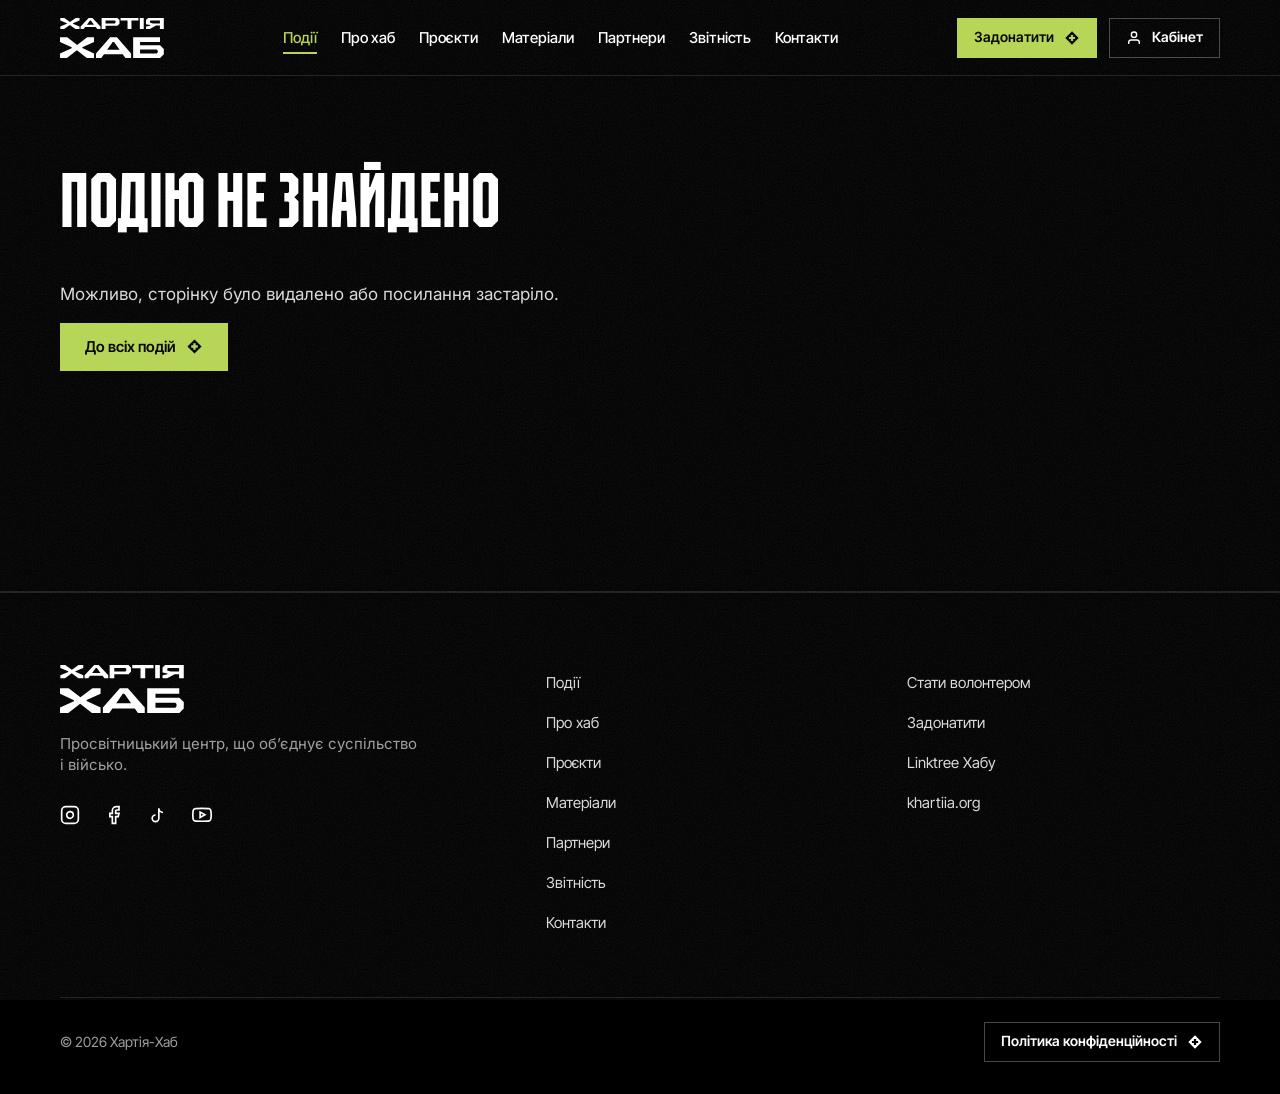
<file: event.html>
<!DOCTYPE html>
<html lang="uk">
<head>
    <meta charset="UTF-8">
    <meta name="viewport" content="width=device-width, initial-scale=1.0">
    <title>Подія — Хартія-Хаб</title>
    <meta name="description" content="Подія Хартія-Хабу">
    <link rel="icon" href="img/logomark.svg" type="image/svg+xml">

    <link rel="preconnect" href="https://fonts.googleapis.com">
    <link rel="preconnect" href="https://fonts.gstatic.com" crossorigin>
    <link href="https://fonts.googleapis.com/css2?family=Inter:wght@400;500;600&family=Inter+Tight:wght@500;600;700&display=swap" rel="stylesheet">
    <link rel="stylesheet" href="styles.css?v=5">
    <script src="js/data.js?v=4" defer></script>
    <script src="js/app.js?v=4" defer></script>
    <script src="js/fx.js?v=4" defer></script>
</head>
<body data-page="event">
    <a href="#main" class="skip-link">Перейти до змісту</a>
    <div id="site-header"></div>

    <main id="main" class="page">
        <section class="section section--page">
            <div class="section-container" id="eventPage"></div>
        </section>

        <section class="section" id="relatedSection" aria-labelledby="relatedTitle" hidden>
            <div class="section-container">
                <div class="section-head">
                    <h2 class="section-title section-title--md" id="relatedTitle">Інші події</h2>
                    <a href="events.html" class="btn btn--ghost">Усі події</a>
                </div>
                <div class="events-grid" id="relatedEvents"></div>
            </div>
        </section>
    </main>

    <div id="site-footer"></div>
</body>
</html>
</file>
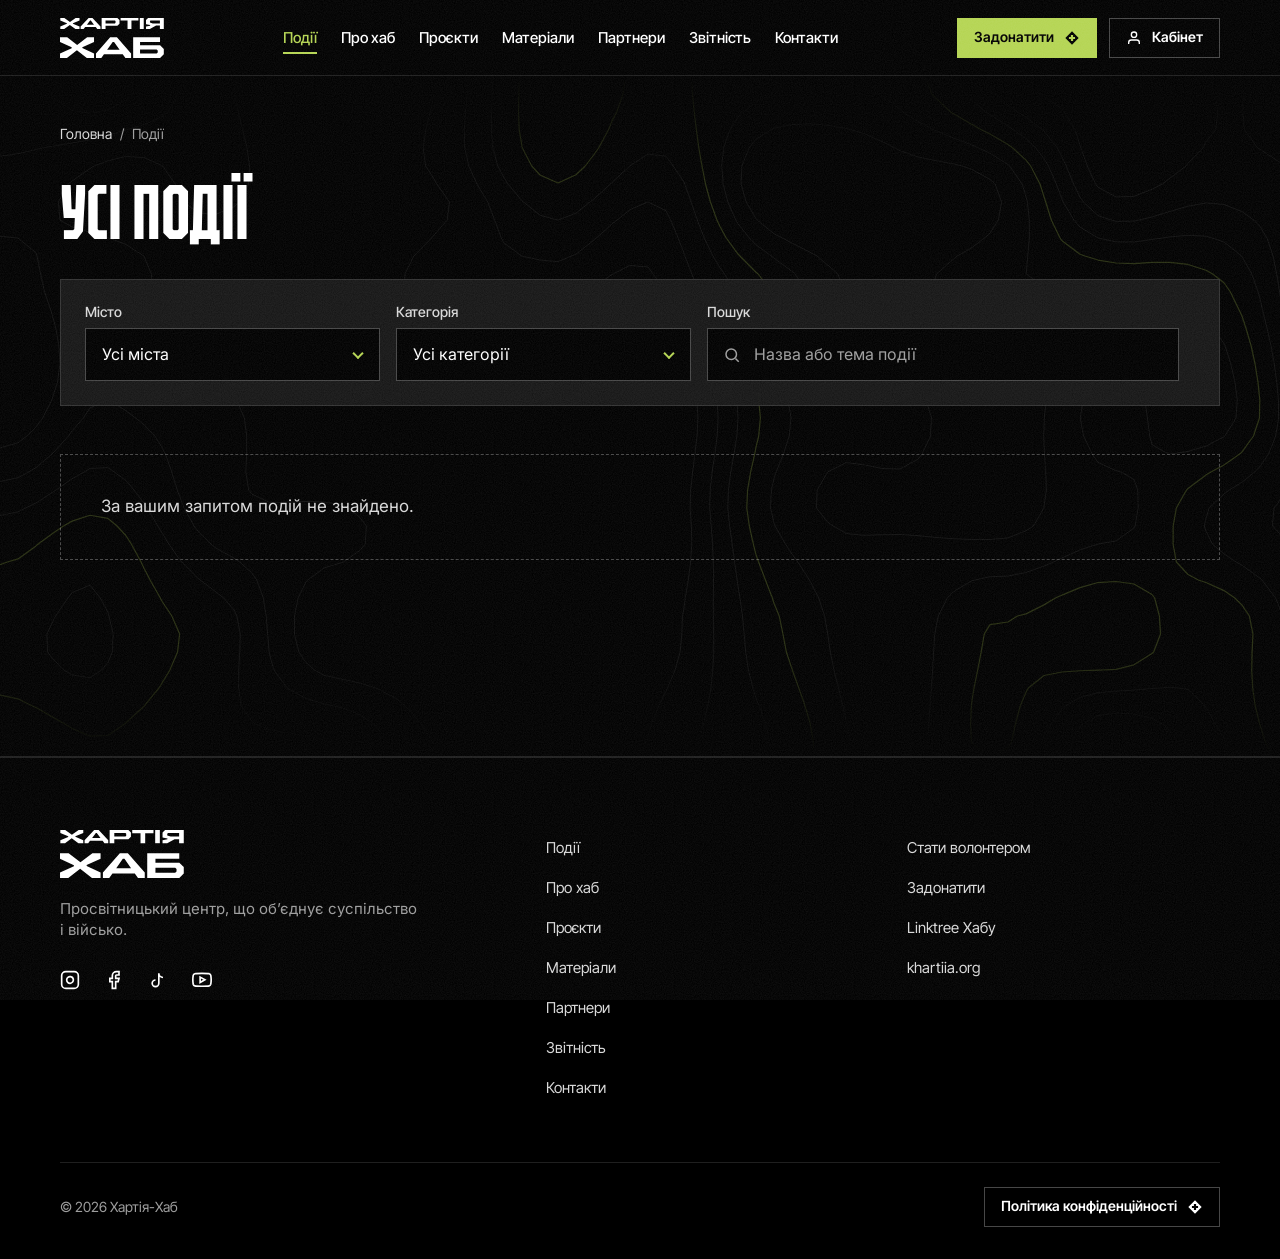
<file: events.html>
<!DOCTYPE html>
<html lang="uk">
<head>
    <meta charset="UTF-8">
    <meta name="viewport" content="width=device-width, initial-scale=1.0">
    <title>Усі події — Хартія-Хаб</title>
    <meta name="description" content="Афіша найближчих подій Хартія-Хабу: лекції, тренінги, кінопокази, дискусії та зустрічі з військовими.">
    <link rel="icon" href="img/logomark.svg" type="image/svg+xml">

    <link rel="preconnect" href="https://fonts.googleapis.com">
    <link rel="preconnect" href="https://fonts.gstatic.com" crossorigin>
    <link href="https://fonts.googleapis.com/css2?family=Inter:wght@400;500;600&family=Inter+Tight:wght@500;600;700&display=swap" rel="stylesheet">
    <link rel="stylesheet" href="styles.css?v=5">
    <script src="js/data.js?v=4" defer></script>
    <script src="js/app.js?v=4" defer></script>
    <script src="js/fx.js?v=4" defer></script>
</head>
<body data-page="events">
    <a href="#main" class="skip-link">Перейти до змісту</a>
    <div id="site-header"></div>

    <main id="main" class="page">
        <section class="section section--page section--topo" aria-labelledby="eventsTitle">
            <canvas class="fx-canvas" data-fx="topo" aria-hidden="true"></canvas>
            <div class="section-container">
                <nav class="breadcrumbs" aria-label="Навігаційний ланцюжок">
                    <a href="index.html">Головна</a><span aria-hidden="true">/</span>
                    <span aria-current="page">Події</span>
                </nav>

                <div class="section-head">
                    <h1 class="section-title" id="eventsTitle">Усі події</h1>
                    <p class="section-count" id="eventsCount" aria-live="polite"></p>
                </div>

                <form class="filter-bar" id="filterForm" role="search" aria-label="Пошук подій">
                    <div class="filter-field">
                        <label for="filterCity">Місто</label>
                        <div class="select-wrapper"><select class="input" id="filterCity"></select></div>
                    </div>
                    <div class="filter-field">
                        <label for="filterCategory">Категорія</label>
                        <div class="select-wrapper"><select class="input" id="filterCategory"></select></div>
                    </div>
                    <div class="filter-field filter-field--search">
                        <label for="filterSearch">Пошук</label>
                        <div class="search-wrapper">
                            <svg width="18" height="18" viewBox="0 0 24 24" fill="none" stroke="currentColor" stroke-width="2" aria-hidden="true"><circle cx="11" cy="11" r="7"/><line x1="21" y1="21" x2="16.65" y2="16.65"/></svg>
                            <input class="input" type="search" id="filterSearch" placeholder="Назва або тема події" autocomplete="off">
                        </div>
                    </div>
                    <button type="button" class="btn btn--ghost filter-reset" id="filterReset" hidden>Скинути</button>
                </form>

                <div class="events-grid" id="eventsGrid" aria-live="polite"></div>

                <div class="section-cta">
                    <button type="button" class="btn btn--ghost btn--lg" id="loadMoreBtn" hidden>Показати ще</button>
                </div>
            </div>
        </section>
    </main>

    <div id="site-footer"></div>
</body>
</html>
</file>
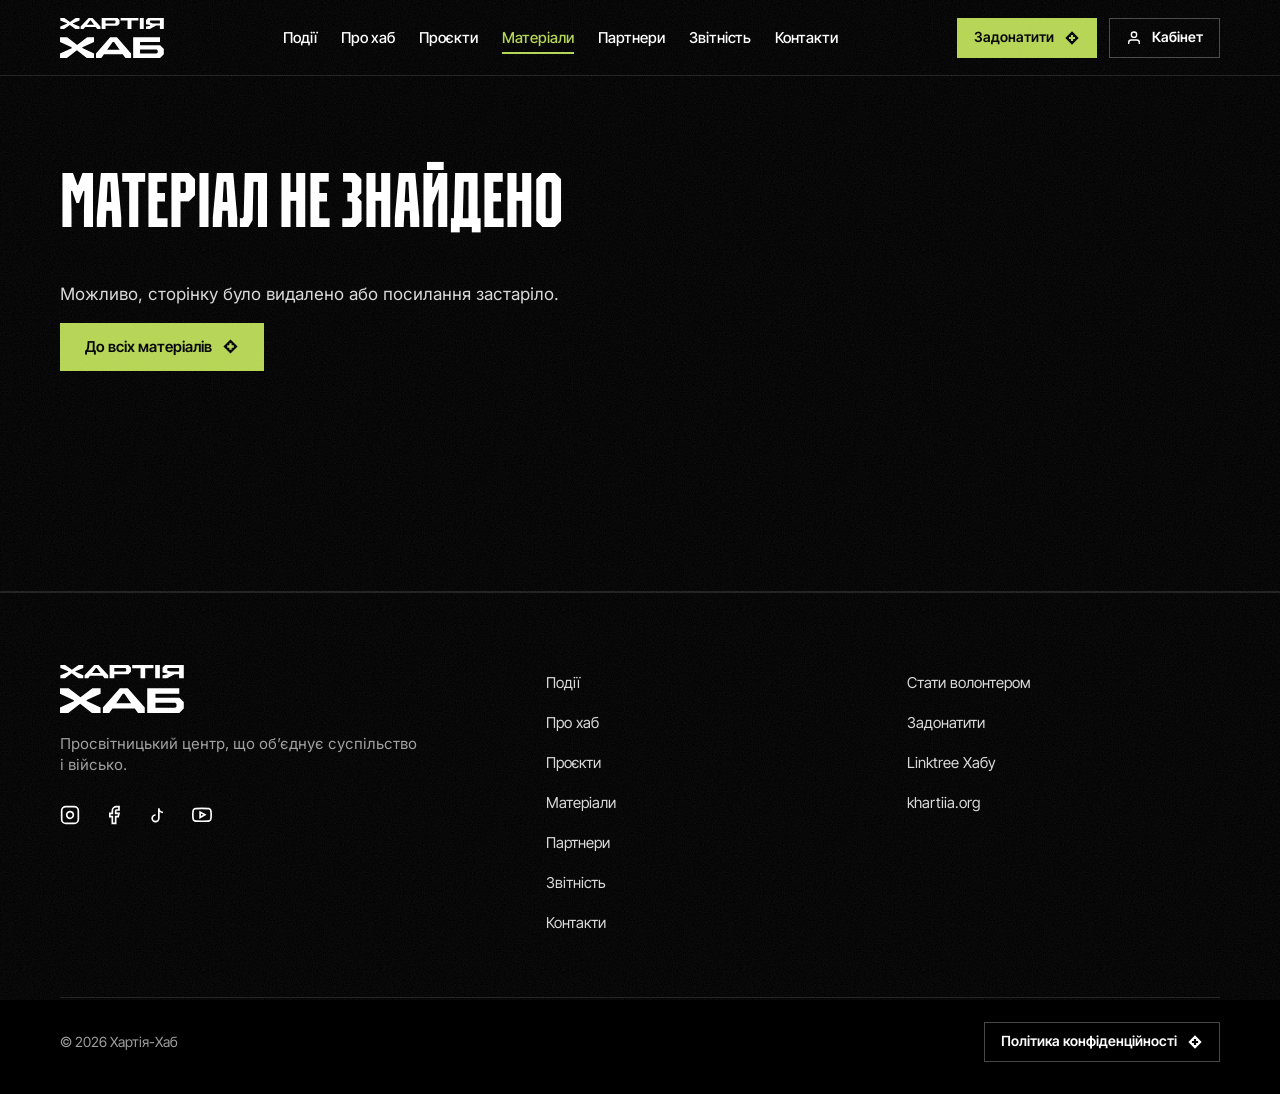
<file: material.html>
<!DOCTYPE html>
<html lang="uk">
<head>
    <meta charset="UTF-8">
    <meta name="viewport" content="width=device-width, initial-scale=1.0">
    <title>Матеріал — Хартія-Хаб</title>
    <meta name="description" content="Матеріал Хартія-Хабу">
    <link rel="icon" href="img/logomark.svg" type="image/svg+xml">

    <link rel="preconnect" href="https://fonts.googleapis.com">
    <link rel="preconnect" href="https://fonts.gstatic.com" crossorigin>
    <link href="https://fonts.googleapis.com/css2?family=Inter:wght@400;500;600&family=Inter+Tight:wght@500;600;700&display=swap" rel="stylesheet">
    <link rel="stylesheet" href="styles.css?v=5">
    <script src="js/data.js?v=4" defer></script>
    <script src="js/app.js?v=4" defer></script>
    <script src="js/fx.js?v=4" defer></script>
</head>
<body data-page="material">
    <a href="#main" class="skip-link">Перейти до змісту</a>
    <div id="site-header"></div>

    <main id="main" class="page">
        <section class="section section--page">
            <div class="section-container" id="materialPage"></div>
        </section>
    </main>

    <div id="site-footer"></div>
</body>
</html>
</file>
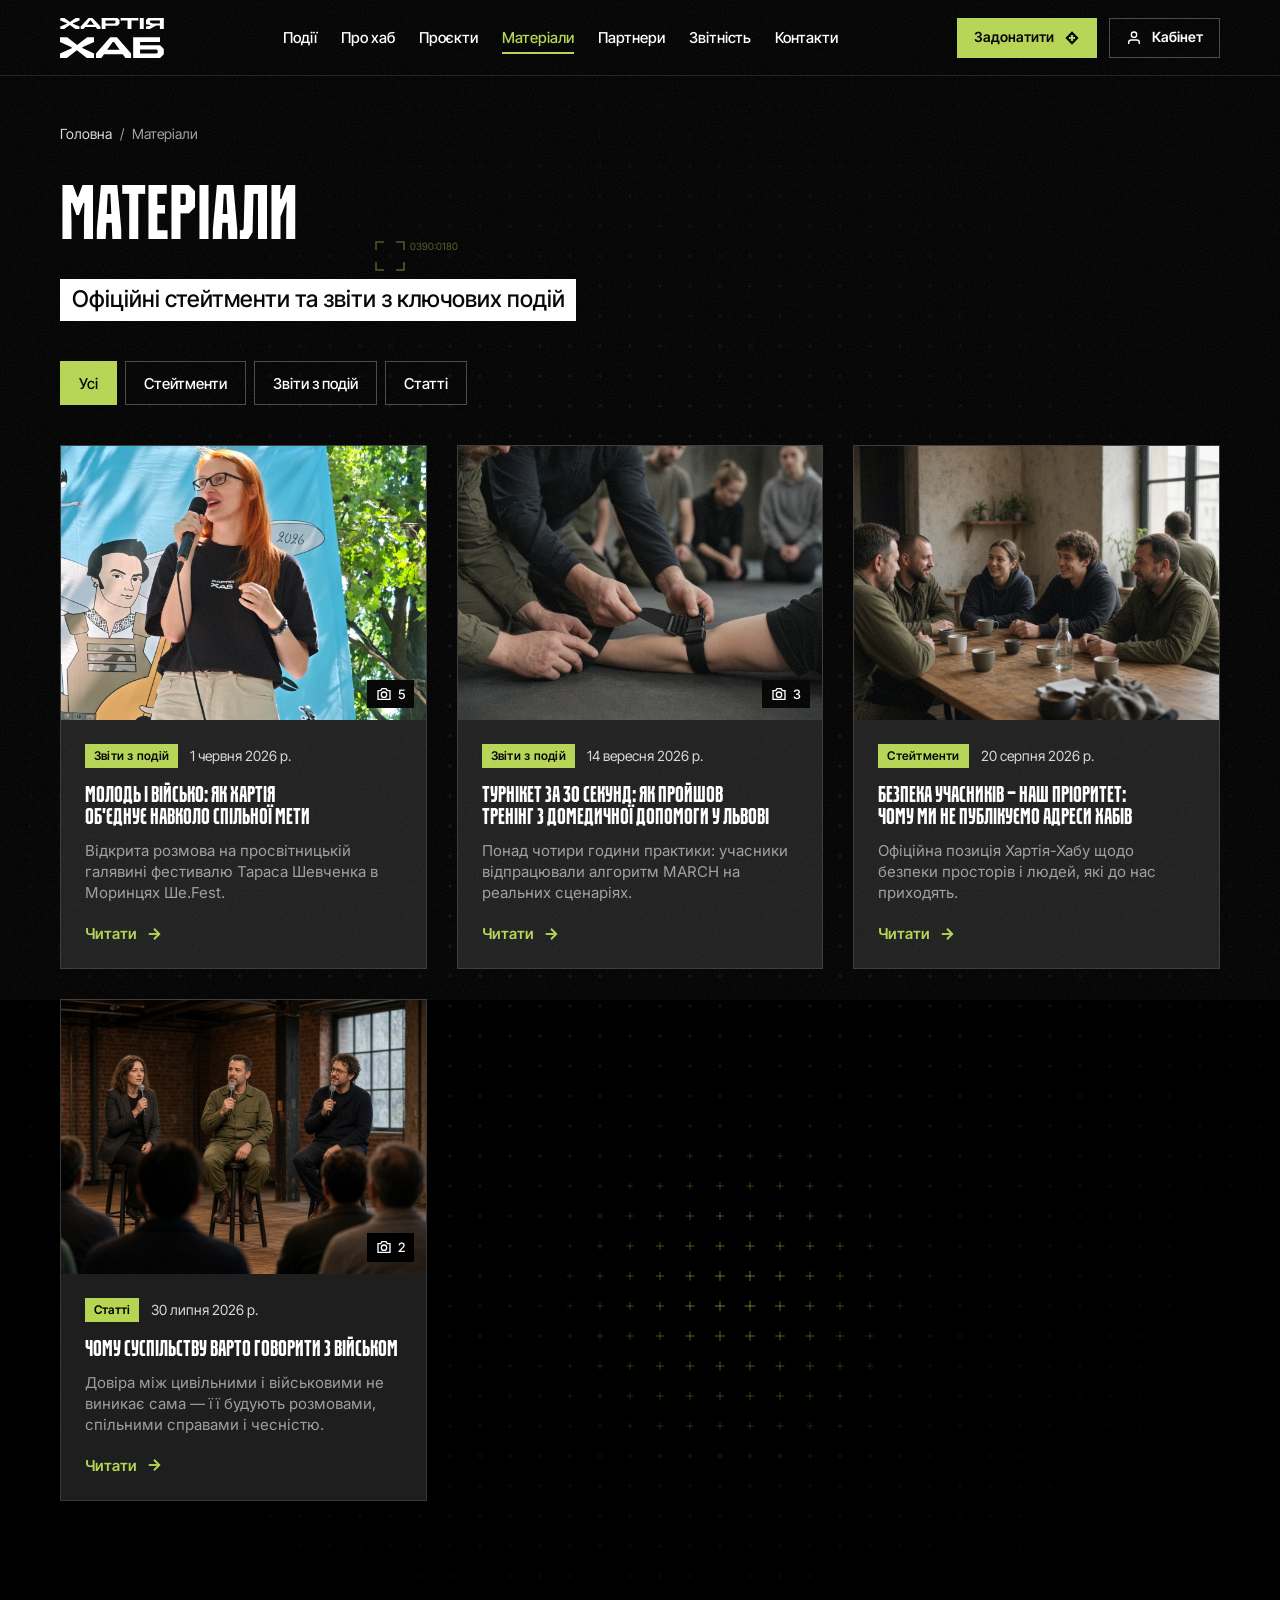
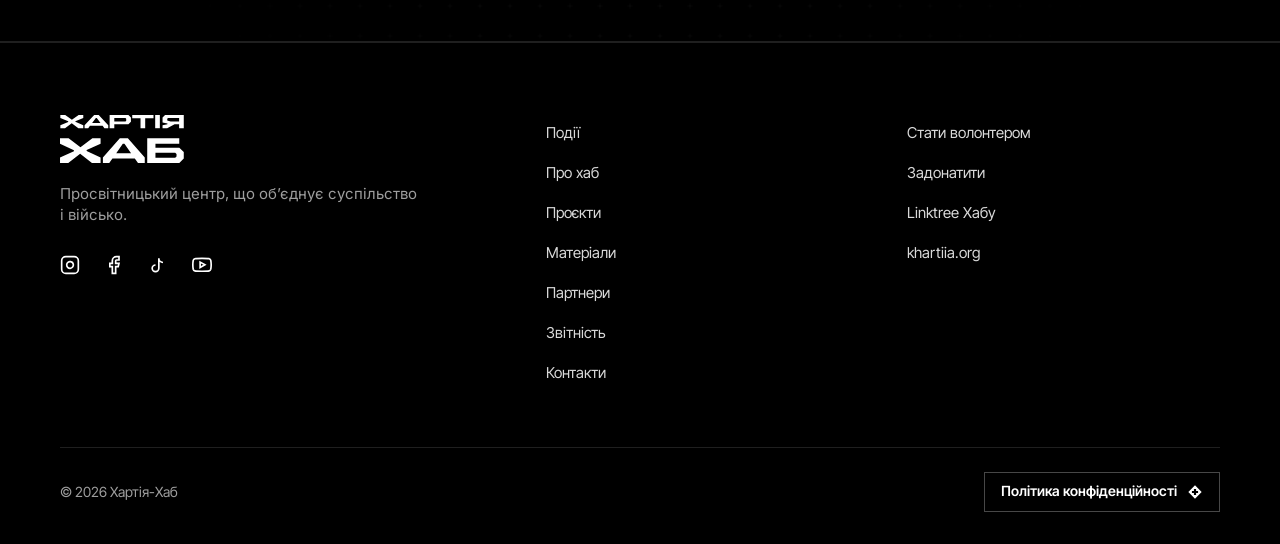
<file: materials.html>
<!DOCTYPE html>
<html lang="uk">
<head>
    <meta charset="UTF-8">
    <meta name="viewport" content="width=device-width, initial-scale=1.0">
    <title>Матеріали — Хартія-Хаб</title>
    <meta name="description" content="Офіційні стейтменти Хартія-Хабу, статті та звіти з ключових подій з фотогалереями.">
    <link rel="icon" href="img/logomark.svg" type="image/svg+xml">

    <link rel="preconnect" href="https://fonts.googleapis.com">
    <link rel="preconnect" href="https://fonts.gstatic.com" crossorigin>
    <link href="https://fonts.googleapis.com/css2?family=Inter:wght@400;500;600&family=Inter+Tight:wght@500;600;700&display=swap" rel="stylesheet">
    <link rel="stylesheet" href="styles.css?v=5">
    <script src="js/data.js?v=4" defer></script>
    <script src="js/app.js?v=4" defer></script>
    <script src="js/fx.js?v=4" defer></script>
</head>
<body data-page="materials">
    <a href="#main" class="skip-link">Перейти до змісту</a>
    <div id="site-header"></div>

    <main id="main" class="page">
        <section class="section section--page section--crosshair" aria-labelledby="materialsTitle">
            <canvas class="fx-canvas" data-fx="crosshair" aria-hidden="true"></canvas>
            <div class="section-container">
                <nav class="breadcrumbs" aria-label="Навігаційний ланцюжок">
                    <a href="index.html">Головна</a><span aria-hidden="true">/</span>
                    <span aria-current="page">Матеріали</span>
                </nav>

                <h1 class="section-title" id="materialsTitle">Матеріали</h1>
                <p class="plate-system">
                    <span class="plate-item">Офіційні стейтменти та звіти з ключових подій</span>
                </p>

                <div class="chips" id="materialFilters" role="group" aria-label="Тип матеріалу"></div>
                <div class="materials-grid" id="materialsGrid" aria-live="polite"></div>
            </div>
        </section>
    </main>

    <div id="site-footer"></div>
</body>
</html>
</file>
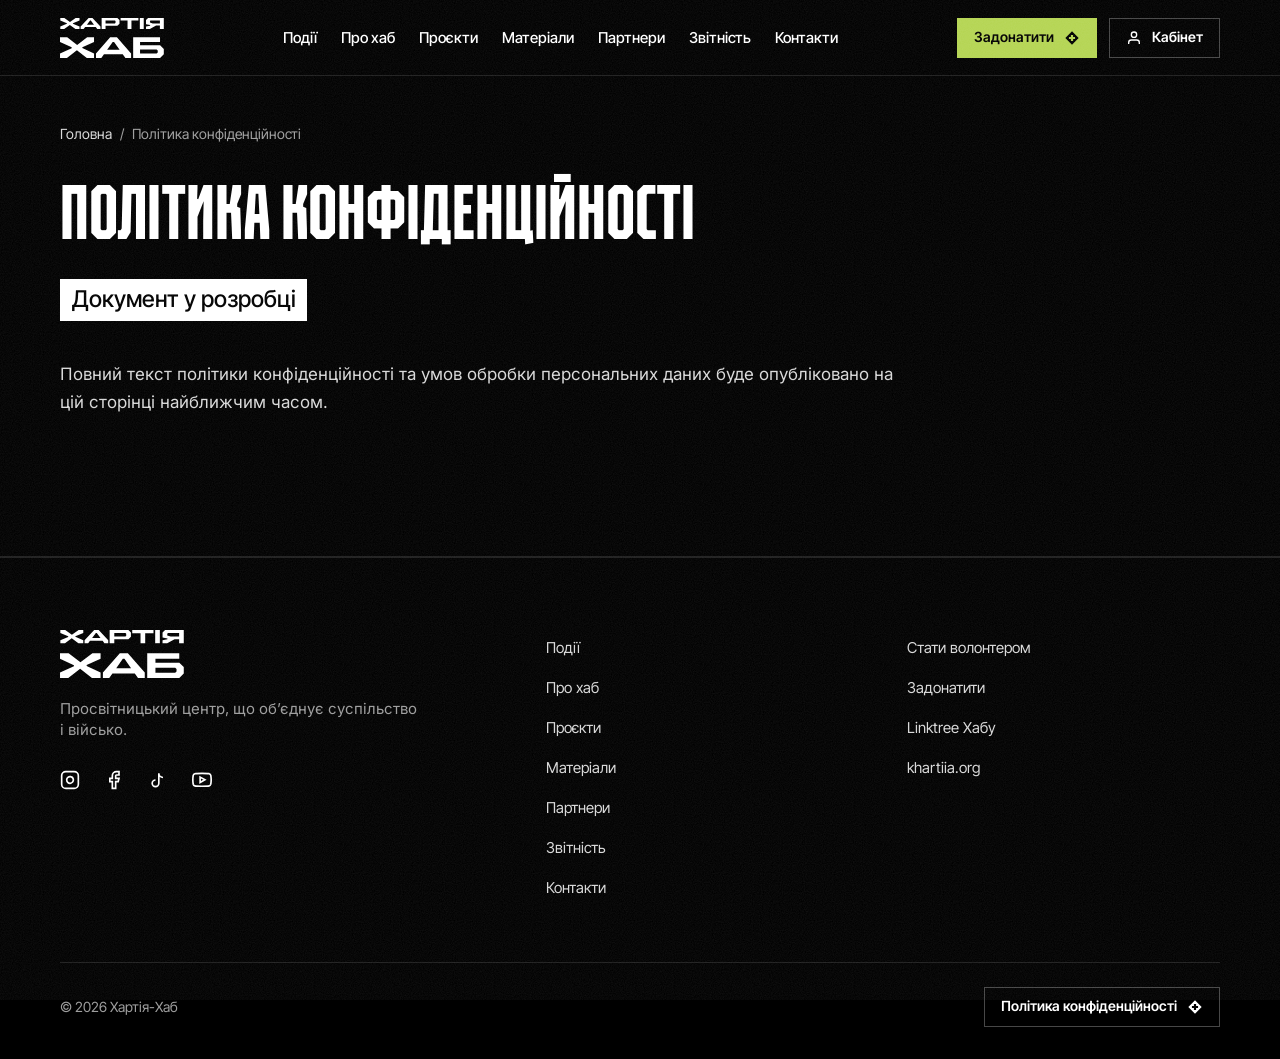
<file: privacy.html>
<!DOCTYPE html>
<html lang="uk">
<head>
    <meta charset="UTF-8">
    <meta name="viewport" content="width=device-width, initial-scale=1.0">
    <title>Політика конфіденційності — Хартія-Хаб</title>
    <meta name="description" content="Політика конфіденційності сайту Хартія-Хабу.">
    <meta name="robots" content="noindex">
    <link rel="icon" href="img/logomark.svg" type="image/svg+xml">

    <link rel="preconnect" href="https://fonts.googleapis.com">
    <link rel="preconnect" href="https://fonts.gstatic.com" crossorigin>
    <link href="https://fonts.googleapis.com/css2?family=Inter:wght@400;500;600&family=Inter+Tight:wght@500;600;700&display=swap" rel="stylesheet">
    <link rel="stylesheet" href="styles.css?v=5">
    <script src="js/data.js?v=4" defer></script>
    <script src="js/app.js?v=4" defer></script>
    <script src="js/fx.js?v=4" defer></script>
</head>
<body data-page="privacy">
    <a href="#main" class="skip-link">Перейти до змісту</a>
    <div id="site-header"></div>

    <main id="main" class="page">
        <section class="section section--page" aria-labelledby="privacyTitle">
            <div class="section-container">
                <nav class="breadcrumbs" aria-label="Навігаційний ланцюжок">
                    <a href="index.html">Головна</a><span aria-hidden="true">/</span>
                    <span aria-current="page">Політика конфіденційності</span>
                </nav>

                <article class="article">
                    <h1 class="section-title" id="privacyTitle">Політика конфіденційності</h1>
                    <p class="plate-system"><span class="plate-item">Документ у розробці</span></p>
                    <div class="article__body">
                        <p>Повний текст політики конфіденційності та умов обробки персональних даних буде опубліковано на цій сторінці найближчим часом.</p>                    </div>
                </article>
            </div>
        </section>
    </main>

    <div id="site-footer"></div>
</body>
</html>
</file>
<file: styles.css>
/* =========================================================
   BRAND TOKENS — Хартія x Taktika Agency, гайдлайн v.1 2025
   ========================================================= */
:root {
    /* Відтінки сірого */
    --black: #000000;
    --gray-900: #1E1E1E;
    --gray-700: #464646;
    --gray-500: #9E9E9E;
    --gray-200: #D9D9D9;
    --white: #FFFFFF;

    /* Відтінки зеленого */
    --green-900: #2A2C18;
    --green-700: #717833;
    --accent: #B5D553;
    --green-100: #DEEDAE;

    --line: rgba(255, 255, 255, 0.12);
    --line-strong: rgba(255, 255, 255, 0.28);

    /* Khartia — заголовки; Inter Tight — підзаголовки, підписи, плашки; Inter — набірний текст */
    --font-khartia: 'Khartia', 'Inter Tight', sans-serif;
    --font-inter-tight: 'Inter Tight', 'Inter', sans-serif;
    --font-inter: 'Inter', sans-serif;

    --margin-grid: 60px;
    --grid: 30px;
    --square: 20px;
    --header-h: 76px;
    --radius: 0;
    --ease: cubic-bezier(0.2, 0.7, 0.2, 1);
}

/* Гайдлайн: накреслення Medium, Condensed Medium, Condensed Bold */
@font-face {
    font-family: 'Khartia';
    src: url('fonts/Khartia_023-CondBold.otf') format('opentype');
    font-weight: 700;
    font-style: normal;
    font-display: swap;
}
@font-face {
    font-family: 'Khartia';
    src: url('fonts/Khartia_023-CondMedium.otf') format('opentype');
    font-weight: 500;
    font-style: normal;
    font-display: swap;
}

/* =========================================================
   BASE
   ========================================================= */
*, *::before, *::after { box-sizing: border-box; margin: 0; padding: 0; }

html {
    scroll-behavior: smooth;
    scroll-padding-top: calc(var(--header-h) + 16px);
    -webkit-text-size-adjust: 100%;
}
html.modal-open, html.nav-open { overflow: hidden; }

body {
    background-color: var(--black);
    color: var(--gray-200);
    font-family: var(--font-inter);
    font-size: 16px;
    line-height: 1.4;
    overflow-x: hidden;
    -webkit-font-smoothing: antialiased;
    position: relative;
    min-height: 100vh;
    display: flex;
    flex-direction: column;
}
main { flex: 1; }

img, svg, video { display: block; max-width: 100%; }
a { color: inherit; }
button, input, select, textarea { font: inherit; color: inherit; }
button { cursor: pointer; }
[hidden] { display: none !important; }

:focus-visible { outline: 2px solid var(--accent); outline-offset: 3px; }

::selection { background: var(--accent); color: var(--black); }

.skip-link {
    position: fixed;
    top: -100px;
    left: 12px;
    z-index: 1100;
    background: var(--accent);
    color: var(--black);
    padding: 12px 18px;
    font-family: var(--font-inter-tight);
    font-weight: 600;
    text-decoration: none;
    transition: top 0.2s;
}
.skip-link:focus { top: 12px; }

/* =========================================================
   TYPOGRAPHY
   Khartia: кернінг 0%, інтерліньяж 95%, вирівнювання по лівому краю.
   Inter Tight: кернінг 0%, інтерліньяж 120%, регістр як у реченнях.
   Inter: кернінг 0%, інтерліньяж 140%.
   ========================================================= */
h1, h2, h3, h4 {
    font-family: var(--font-khartia);
    font-weight: 700;
    line-height: 0.95;
    letter-spacing: 0;
    text-align: left;
    text-transform: uppercase;
    color: var(--white);
    text-wrap: balance;
}

p { line-height: 1.4; color: var(--gray-200); }

.hero-title { font-size: clamp(48px, 10vw, 140px); margin-bottom: 30px; }
.section-title { font-size: clamp(36px, 6vw, 88px); margin-bottom: 30px; }
.section-title--md { font-size: clamp(28px, 4vw, 56px); margin-bottom: 0; }
.detail-title { font-size: clamp(32px, 4.4vw, 64px); margin-bottom: 30px; }

.lead-text { font-size: clamp(17px, 1.8vw, 22px); max-width: 860px; margin-bottom: 40px; }

/* =========================================================
   PLATES — Inter Tight Medium, поля 10/15 px на шрифт 30 px,
   відстань між плашками 10 px. Текст завжди чорний або білий.
   ========================================================= */
.plate-system {
    display: flex;
    flex-direction: column;
    align-items: flex-start;
    gap: 0.33em;
    margin-bottom: 40px;
    font-size: clamp(16px, 1.8vw, 24px);
}
.plate-item {
    display: inline-block;
    max-width: 100%;
    background: var(--white);
    color: var(--black);
    font-family: var(--font-inter-tight);
    font-weight: 500;
    font-size: 1em;
    line-height: 1.2;
    padding: 0.33em 0.5em;
}

/* =========================================================
   TACTICAL SQUARES — 20×20 px, центр квадрата на куті плашки
   ========================================================= */
.tactical-square {
    position: absolute;
    width: var(--square);
    height: var(--square);
    border: 1px solid var(--white);
    background: var(--black);
    pointer-events: none;
    z-index: 2;
}
.tactical-square.top-left { top: calc(var(--square) / -2); left: calc(var(--square) / -2); }
.tactical-square.top-right { top: calc(var(--square) / -2); right: calc(var(--square) / -2); }
.tactical-square.bottom-left { bottom: calc(var(--square) / -2); left: calc(var(--square) / -2); }
.tactical-square.bottom-right { bottom: calc(var(--square) / -2); right: calc(var(--square) / -2); }

/* =========================================================
   BUTTONS
   ========================================================= */
.btn {
    display: inline-flex;
    align-items: center;
    justify-content: center;
    gap: 10px;
    min-height: 48px;
    padding: 12px 24px;
    border: 1px solid transparent;
    border-radius: var(--radius);
    font-family: var(--font-inter-tight);
    font-weight: 600;
    font-size: 15px;
    line-height: 1.2;
    text-decoration: none;
    text-align: center;
    white-space: nowrap;
    transition: background-color 0.2s, color 0.2s, border-color 0.2s, transform 0.2s var(--ease);
    user-select: none;
}
.btn svg { flex-shrink: 0; }
.btn:not(.btn--icon):not(:has(svg))::after {
    content: "";
    width: 1.15em;
    height: 1.15em;
    flex-shrink: 0;
    background: currentColor;
    -webkit-mask: url("data:image/svg+xml,%3Csvg xmlns='http://www.w3.org/2000/svg' viewBox='0 0 24 24'%3E%3Cpath fill-rule='evenodd' d='M12 2L22 12 12 22 2 12Z M10.35 7.4h3.3V10.35H16.6v3.3h-2.95V16.6h-3.3v-2.95H7.4v-3.3h2.95V7.4Z'/%3E%3C/svg%3E") center / contain no-repeat;
    mask: url("data:image/svg+xml,%3Csvg xmlns='http://www.w3.org/2000/svg' viewBox='0 0 24 24'%3E%3Cpath fill-rule='evenodd' d='M12 2L22 12 12 22 2 12Z M10.35 7.4h3.3V10.35H16.6v3.3h-2.95V16.6h-3.3v-2.95H7.4v-3.3h2.95V7.4Z'/%3E%3C/svg%3E") center / contain no-repeat;
}
.btn:active { transform: translateY(1px); }

.btn--primary { background: var(--accent); color: var(--black); }
.btn--primary:hover { background: var(--white); }

.btn--ghost { background: transparent; color: var(--white); border-color: var(--line-strong); }
.btn--ghost:hover { border-color: var(--accent); color: var(--accent); }

.btn--light { background: var(--white); color: var(--black); }
.btn--light:hover { background: var(--gray-200); }

.btn--sm { min-height: 40px; padding: 8px 16px; font-size: 14px; }
.btn--lg { min-height: 60px; padding: 18px 36px; font-size: 17px; }
.btn--block { width: 100%; }

.btn-row { display: flex; flex-wrap: wrap; gap: 12px; align-items: center; }
.btn-row--secondary { margin-top: 20px; gap: 8px 24px; }

.btn-link {
    display: inline-flex;
    align-items: center;
    gap: 8px;
    min-height: 40px;
    background: none;
    border: none;
    color: var(--gray-200);
    font-family: var(--font-inter-tight);
    font-weight: 500;
    font-size: 15px;
    text-decoration: none;
    transition: color 0.2s;
}
.btn-link:hover { color: var(--accent); }
.btn-link[aria-pressed="true"] { color: var(--accent); }
.btn-link[aria-pressed="true"] svg { fill: currentColor; }

.badge {
    display: inline-flex;
    align-items: center;
    background: var(--accent);
    color: var(--black);
    font-family: var(--font-inter-tight);
    font-weight: 600;
    font-size: 12px;
    line-height: 1.2;
    letter-spacing: 0.02em;
    padding: 5px 9px;
}
.badge--outline { background: transparent; color: var(--white); border: 1px solid var(--line-strong); }

/* =========================================================
   HEADER
   ========================================================= */
#site-header { height: var(--header-h); }
body:not([data-page="home"]) main { padding-top: var(--header-h); }

.site-header {
    position: fixed;
    inset: 0 0 auto 0;
    z-index: 100;
    height: var(--header-h);
    background: rgba(0, 0, 0, 0.72);
    backdrop-filter: blur(12px);
    -webkit-backdrop-filter: blur(12px);
    border-bottom: 1px solid transparent;
    transition: background-color 0.2s, border-color 0.2s;
}
.site-header.is-scrolled { background: rgba(0, 0, 0, 0.94); border-bottom-color: var(--line); }
body:not([data-page="home"]) .site-header { background: rgba(0, 0, 0, 0.94); border-bottom-color: var(--line); }

.header-inner {
    max-width: 1440px;
    height: 100%;
    margin: 0 auto;
    padding: 0 var(--margin-grid);
    display: flex;
    align-items: center;
    justify-content: space-between;
    gap: 24px;
}

.logo-link { display: block; flex-shrink: 0; }
.site-logo { height: 40px; width: auto; }

.main-nav { display: flex; align-items: center; gap: 4px; }

.nav-link {
    position: relative;
    display: inline-flex;
    align-items: center;
    min-height: 44px;
    padding: 0 10px;
    color: var(--white);
    text-decoration: none;
    font-family: var(--font-inter-tight);
    font-weight: 500;
    font-size: 15px;
    white-space: nowrap;
    transition: color 0.2s;
}
.nav-link::after {
    content: '';
    position: absolute;
    left: 10px;
    right: 10px;
    bottom: 6px;
    height: 2px;
    background: var(--accent);
    transform: scaleX(0);
    transform-origin: left;
    transition: transform 0.25s var(--ease);
}
.nav-link:hover { color: var(--accent); }
.nav-link.is-active { color: var(--accent); }
.nav-link.is-active::after, .nav-link:hover::after { transform: scaleX(1); }

.header-right { display: flex; align-items: center; gap: 12px; flex-shrink: 0; }

.socials { display: flex; gap: 4px; }
.socials a {
    display: inline-flex;
    align-items: center;
    justify-content: center;
    width: 40px;
    height: 40px;
    color: var(--white);
    transition: color 0.2s;
}
.socials a:hover { color: var(--accent); }
.socials--menu, .nav-donate { display: none !important; }

.btn-cabinet svg { width: 16px; height: 16px; }

.burger-menu {
    display: none;
    width: 44px;
    height: 44px;
    background: transparent;
    border: 1px solid var(--line-strong);
    flex-direction: column;
    align-items: center;
    justify-content: center;
    gap: 5px;
}
.burger-menu span {
    display: block;
    width: 20px;
    height: 2px;
    background: var(--white);
    transition: transform 0.25s var(--ease), opacity 0.2s;
}
.burger-menu.active span:nth-child(1) { transform: translateY(7px) rotate(45deg); }
.burger-menu.active span:nth-child(2) { opacity: 0; }
.burger-menu.active span:nth-child(3) { transform: translateY(-7px) rotate(-45deg); }

/* =========================================================
   UTILITIES / GLOBAL FX
   ========================================================= */
.sr-only {
    position: absolute;
    width: 1px;
    height: 1px;
    overflow: hidden;
    clip: rect(0 0 0 0);
    white-space: nowrap;
}

/* Крупне зерно поверх усього сайту — як у текстурах гайдлайну */
body::after {
    content: '';
    position: fixed;
    inset: -100px;
    z-index: 900;
    pointer-events: none;
    opacity: 0.06;
    background-image: url("data:image/svg+xml,%3Csvg xmlns='http://www.w3.org/2000/svg' width='180' height='180'%3E%3Cfilter id='n'%3E%3CfeTurbulence type='fractalNoise' baseFrequency='0.9' numOctaves='2' stitchTiles='stitch'/%3E%3CfeColorMatrix values='0 0 0 0 1 0 0 0 0 1 0 0 0 0 1 0 0 0 1.4 -0.2'/%3E%3C/filter%3E%3Crect width='100%25' height='100%25' filter='url(%23n)'/%3E%3C/svg%3E");
    animation: grain 0.9s steps(3) infinite;
}
@keyframes grain {
    0% { transform: translate(0, 0); }
    33% { transform: translate(-40px, 30px); }
    66% { transform: translate(30px, -50px); }
    100% { transform: translate(0, 0); }
}

.fx-canvas {
    position: absolute;
    inset: 0;
    width: 100%;
    height: 100%;
    pointer-events: none;
    z-index: 0;
}

/* Поява блоків при скролі */
.reveal-ready .reveal {
    opacity: 0;
    transform: translateY(28px);
    transition: opacity 0.7s var(--ease), transform 0.8s var(--ease);
    transition-delay: var(--reveal-delay, 0ms);
}
.reveal-ready .reveal.is-in { opacity: 1; transform: none; }

.eyebrow {
    display: inline-flex;
    align-items: center;
    gap: 10px;
    margin-bottom: 20px;
    font-family: var(--font-inter-tight);
    font-weight: 500;
    font-size: 15px;
    line-height: 1.2;
    color: var(--accent);
}
.eyebrow::before {
    content: '';
    width: 10px;
    height: 10px;
    border: 1px solid currentColor;
    flex-shrink: 0;
}
.eyebrow__idx { color: var(--gray-500); white-space: nowrap; }
.eyebrow__idx::after { content: ' /'; }
.eyebrow--light { color: var(--white); }
.eyebrow--dark { color: var(--black); }
.eyebrow--dark .eyebrow__idx { color: var(--gray-700); }

.marquee { overflow: hidden; display: flex; }
.marquee__track {
    display: flex;
    flex-shrink: 0;
    width: max-content;
    animation: marquee 40s linear infinite;
    will-change: transform;
}
.marquee--reverse .marquee__track { animation-direction: reverse; }
@keyframes marquee { to { transform: translateX(-50%); } }

.live-dot {
    display: inline-block;
    width: 8px;
    height: 8px;
    background: var(--accent);
    flex-shrink: 0;
    animation: blink 1.6s ease-in-out infinite;
}
@keyframes blink { 50% { opacity: 0.25; } }

.icon-btn {
    width: 52px;
    height: 52px;
    display: inline-flex;
    align-items: center;
    justify-content: center;
    background: transparent;
    border: 1px solid var(--line-strong);
    color: var(--white);
    transition: border-color 0.2s, color 0.2s, background-color 0.2s;
}
.icon-btn:hover:not(:disabled) { border-color: var(--accent); color: var(--accent); }
.icon-btn:disabled { opacity: 0.35; cursor: default; }

.btn--dark { background: var(--black); color: var(--white); }
.btn--dark:hover { background: var(--white); color: var(--black); }
.btn--icon { width: 48px; padding: 0; }

.hud-label {
    position: absolute;
    z-index: 2;
    font-family: var(--font-inter-tight);
    font-size: 13px;
    color: var(--gray-500);
}
.hud-label--tl { top: 20px; left: 24px; }
.hud-label--br { bottom: 20px; right: 24px; color: var(--accent); }

/* =========================================================
   HERO
   ========================================================= */
.hero {
    position: relative;
    z-index: 1;
    min-height: max(680px, calc(100svh - var(--header-h)));
    display: flex;
    flex-direction: column;
    justify-content: center;
    padding: 90px var(--margin-grid) 140px;
    overflow: hidden;
}
.video-container { position: absolute; inset: 0; z-index: 0; }
.bg-video { width: 100%; height: 100%; object-fit: cover; }
.video-overlay {
    position: absolute;
    inset: 0;
    background:
        linear-gradient(90deg, rgba(0, 0, 0, 0.7) 0%, rgba(0, 0, 0, 0.15) 60%, rgba(0, 0, 0, 0) 100%),
        linear-gradient(180deg, rgba(0, 0, 0, 0) 50%, rgba(0, 0, 0, 0.85) 100%);
}
.hero-reticle { z-index: 1; }

.tactical-grid { position: absolute; inset: 0; z-index: 1; pointer-events: none; }
.grid-pattern {
    position: absolute;
    inset: 30px var(--margin-grid) 90px;
    border: 1px dashed rgba(255, 255, 255, 0.18);
    background-image:
        linear-gradient(to right, rgba(255, 255, 255, 0.035) 1px, transparent 1px),
        linear-gradient(to bottom, rgba(255, 255, 255, 0.035) 1px, transparent 1px);
    background-size: var(--grid) var(--grid);
}

.hero-content {
    position: relative;
    z-index: 2;
    width: 100%;
    max-width: 1320px;
    margin: 0 auto;
    padding: 0 30px;
}
.hero-title { font-size: clamp(56px, 10.5vw, 160px); margin-bottom: 36px; }
.hero-title__frame {
    position: relative;
    display: inline-block;
    padding: 0.06em 0.12em 0.02em;
    margin-left: -0.12em;
    border: 1px dashed rgba(255, 255, 255, 0.45);
}
.hero-title__frame::before, .hero-title__frame::after {
    content: '';
    position: absolute;
    width: 14px;
    height: 14px;
    background: var(--accent);
}
.hero-title__frame::before { top: -7px; left: -7px; }
.hero-title__frame::after { bottom: -7px; right: -7px; }

.hero-ticker {
    position: absolute;
    left: 0;
    right: 0;
    bottom: 0;
    z-index: 2;
    border-top: 1px solid var(--line);
    background: rgba(0, 0, 0, 0.55);
    backdrop-filter: blur(6px);
    -webkit-backdrop-filter: blur(6px);
}
.hero-ticker .marquee__track span {
    display: inline-flex;
    align-items: center;
    gap: 28px;
    padding: 20px 28px 20px 0;
    font-family: var(--font-khartia);
    font-weight: 500;
    font-size: 22px;
    line-height: 1;
    text-transform: uppercase;
    white-space: nowrap;
    color: var(--white);
}
.hero-ticker .marquee__track span::before {
    content: '';
    width: 8px;
    height: 8px;
    background: var(--accent);
}

.scroll-cue {
    position: absolute;
    left: 50%;
    margin-left: -14px;
    bottom: 96px;
    z-index: 3;
    width: 28px;
    height: 44px;
    border: 1px solid var(--line-strong);
    display: flex;
    justify-content: center;
}
.scroll-cue span {
    width: 2px;
    height: 10px;
    margin-top: 8px;
    background: var(--accent);
    animation: scroll-cue 1.8s var(--ease) infinite;
}
@keyframes scroll-cue { 0% { transform: translateY(0); opacity: 1; } 70% { transform: translateY(16px); opacity: 0; } 100% { opacity: 0; } }

/* =========================================================
   SECTIONS
   ========================================================= */
.section {
    position: relative;
    z-index: 1;
    padding: 140px var(--margin-grid);
    border-bottom: 1px solid var(--line);
}
.section--page { padding-top: 48px; }
.section-container { max-width: 1320px; margin: 0 auto; position: relative; z-index: 1; }

.section-head {
    display: flex;
    align-items: flex-end;
    justify-content: space-between;
    flex-wrap: wrap;
    gap: 16px 24px;
    margin-bottom: 30px;
}
.section-head:has(.section-head__main) {
    display: grid;
    grid-template-columns: minmax(0, 1fr) minmax(0, 420px);
    gap: 24px 64px;
    margin-bottom: 56px;
}
.section-head .section-title { margin-bottom: 0; }
.section-head__aside {
    padding: 0 0 8px 24px;
    border-left: 1px solid var(--line-strong);
    font-size: 17px;
    line-height: 1.4;
    color: var(--gray-200);
}
.section-head__aside p { font-size: 17px; }
.section-head__aside--action { display: flex; flex-direction: column; align-items: flex-start; gap: 20px; }
.section-count {
    font-family: var(--font-inter-tight);
    font-size: 15px;
    color: var(--gray-500);
    padding-bottom: 6px;
}
.section-cta { display: flex; justify-content: center; margin-top: 56px; }
.section-cta:empty { display: none; }

.breadcrumbs {
    display: flex;
    flex-wrap: nowrap;
    align-items: center;
    gap: 8px;
    margin-bottom: 32px;
    font-family: var(--font-inter-tight);
    font-size: 14px;
    color: var(--gray-500);
}
.breadcrumbs a { flex-shrink: 0; color: var(--gray-200); text-decoration: none; }
.breadcrumbs a:hover { color: var(--accent); }
.breadcrumbs [aria-current] {
    flex: 0 1 auto;
    min-width: 0;
    color: var(--gray-500);
    max-width: 48ch;
    overflow: hidden;
    text-overflow: ellipsis;
    white-space: nowrap;
}

/* =========================================================
   FORMS
   ========================================================= */
.input {
    width: 100%;
    min-height: 52px;
    padding: 14px 16px;
    background: var(--black);
    border: 1px solid var(--line-strong);
    border-radius: var(--radius);
    color: var(--white);
    font-family: var(--font-inter);
    font-size: 16px;
    line-height: 1.4;
    outline: none;
    transition: border-color 0.2s, box-shadow 0.2s;
}
.input::placeholder { color: var(--gray-500); }
.input:hover { border-color: var(--gray-500); }
.input:focus { border-color: var(--accent); box-shadow: 0 0 0 3px rgba(181, 213, 83, 0.2); }
.input[aria-invalid="true"] { border-color: #FF6B5B; }
textarea.input { min-height: 96px; resize: vertical; }

.select-wrapper { position: relative; }
.select-wrapper::after {
    content: '';
    position: absolute;
    right: 18px;
    top: 50%;
    width: 8px;
    height: 8px;
    border-right: 2px solid var(--accent);
    border-bottom: 2px solid var(--accent);
    transform: translateY(-70%) rotate(45deg);
    pointer-events: none;
}
.select-wrapper select { appearance: none; -webkit-appearance: none; padding-right: 48px; cursor: pointer; }
.select-wrapper select option { background: var(--gray-900); color: var(--white); }

.search-wrapper { position: relative; }
.search-wrapper svg {
    position: absolute;
    left: 16px;
    top: 50%;
    transform: translateY(-50%);
    color: var(--gray-500);
    pointer-events: none;
}
.search-wrapper .input { padding-left: 46px; }
.search-wrapper .input::-webkit-search-cancel-button { filter: invert(1); cursor: pointer; }

.form { display: flex; flex-direction: column; gap: 20px; }
.form-row { display: grid; grid-template-columns: 1fr 1fr; gap: 16px; }
.form-group { display: flex; flex-direction: column; gap: 8px; }
.form-group label, .filter-field label {
    font-family: var(--font-inter-tight);
    font-weight: 500;
    font-size: 14px;
    line-height: 1.2;
    color: var(--gray-200);
}
.form-group label span { color: var(--accent); }
.field-error { font-size: 13px; color: #FF8A7D; min-height: 0; }
.field-error:empty { display: none; }
.form-note { font-size: 14px; color: var(--gray-500); }

.checkbox {
    display: flex;
    gap: 12px;
    align-items: flex-start;
    font-size: 14px;
    line-height: 1.4;
    color: var(--gray-200);
    cursor: pointer;
}
.checkbox input {
    flex-shrink: 0;
    width: 20px;
    height: 20px;
    margin-top: 1px;
    accent-color: var(--accent);
    cursor: pointer;
}
.checkbox a { color: var(--accent); }

/* =========================================================
   FILTER BAR
   ========================================================= */
.filter-bar {
    display: grid;
    grid-template-columns: minmax(0, 1fr) minmax(0, 1fr) minmax(0, 1.6fr) auto;
    align-items: end;
    gap: 16px;
    margin-bottom: 48px;
    padding: 24px;
    background: rgba(30, 30, 30, 0.78);
    backdrop-filter: blur(10px);
    -webkit-backdrop-filter: blur(10px);
    border: 1px solid var(--line);
}
.filter-field { display: flex; flex-direction: column; gap: 8px; min-width: 0; }
.filter-reset { min-height: 52px; }

/* =========================================================
   EVENT CARDS
   ========================================================= */
.section--topo .fx-canvas {
    -webkit-mask-image: linear-gradient(180deg, transparent, #000 15%, #000 85%, transparent);
    mask-image: linear-gradient(180deg, transparent, #000 15%, #000 85%, transparent);
}

.events-grid {
    display: grid;
    grid-template-columns: repeat(3, minmax(0, 1fr));
    gap: 30px;
}

.event-card {
    position: relative;
    display: flex;
    flex-direction: column;
    background: var(--gray-900);
    border: 1px solid var(--line);
    transition: border-color 0.25s, transform 0.35s var(--ease), box-shadow 0.35s var(--ease);
}
.event-card:hover {
    border-color: var(--accent);
    transform: translateY(-6px);
    box-shadow: 0 24px 48px -24px rgba(181, 213, 83, 0.35);
}

.event-card__media {
    position: relative;
    display: block;
    aspect-ratio: 1200 / 640;
    overflow: hidden;
    background: var(--black);
    text-decoration: none;
}
.event-card__media > img { width: 100%; height: 100%; object-fit: cover; }

.poster { position: relative; width: 100%; height: 100%; overflow: hidden; background: var(--black); }
.poster__photo {
    width: 100%;
    height: 100%;
    object-fit: cover;
    filter: grayscale(0.35) contrast(1.05);
    transition: transform 0.7s var(--ease), filter 0.4s;
}
.event-card:hover .poster__photo { transform: scale(1.06); filter: grayscale(0) contrast(1.05); }
.poster__shade {
    position: absolute;
    inset: 0;
    background: linear-gradient(180deg, rgba(0, 0, 0, 0.15) 0%, rgba(0, 0, 0, 0) 40%, rgba(0, 0, 0, 0.7) 100%);
}

.poster--v .poster__shade {
    background: linear-gradient(180deg, rgba(0, 0, 0, 0.55) 0%, rgba(0, 0, 0, 0) 30%, rgba(0, 0, 0, 0.35) 55%, rgba(0, 0, 0, 0.95) 100%);
}
.poster .poster__logo { position: absolute; top: 7%; left: 7%; width: 42%; height: auto; object-fit: contain; }
.poster__bottom {
    position: absolute;
    left: 7%;
    right: 7%;
    bottom: 7%;
    display: flex;
    flex-direction: column;
    gap: 20px;
}
.poster__title {
    font-family: var(--font-khartia);
    font-weight: 700;
    font-size: clamp(30px, 3.4vw, 48px);
    line-height: 0.95;
    text-transform: uppercase;
    color: var(--white);
    text-wrap: balance;
}
.poster__bottom .plate-system { margin: 0; font-size: 16px; }

.event-card__cat {
    position: absolute;
    top: 14px;
    left: 14px;
    padding: 5px 9px;
    background: var(--white);
    color: var(--black);
    font-family: var(--font-inter-tight);
    font-weight: 500;
    font-size: 13px;
    line-height: 1.2;
}
.date-chip {
    position: absolute;
    left: 14px;
    bottom: 14px;
    display: flex;
    align-items: baseline;
    gap: 6px;
    padding: 8px 10px 6px;
    background: var(--accent);
    color: var(--black);
}
.date-chip b { font-family: var(--font-khartia); font-weight: 700; font-size: 30px; line-height: 0.9; }
.date-chip span { font-family: var(--font-inter-tight); font-weight: 600; font-size: 13px; }

.btn-heart {
    position: absolute;
    top: 12px;
    right: 12px;
    z-index: 2;
    width: 44px;
    height: 44px;
    display: flex;
    align-items: center;
    justify-content: center;
    background: rgba(0, 0, 0, 0.75);
    backdrop-filter: blur(6px);
    border: 1px solid var(--line-strong);
    color: var(--white);
    transition: color 0.2s, border-color 0.2s, transform 0.2s var(--ease);
}
.btn-heart:hover { border-color: var(--accent); color: var(--accent); }
.btn-heart:active { transform: scale(0.9); }
.btn-heart.active { color: var(--accent); border-color: var(--accent); }
.btn-heart.active svg { fill: currentColor; }

.event-card__body {
    display: flex;
    flex-direction: column;
    flex-grow: 1;
    padding: 22px 24px 24px;
}
.event-card__meta {
    display: flex;
    flex-wrap: wrap;
    gap: 6px 16px;
    margin-bottom: 14px;
    font-family: var(--font-inter-tight);
    font-size: 14px;
    color: var(--gray-500);
}
.event-card__meta span { display: inline-flex; align-items: center; gap: 6px; color: var(--gray-200); }
.event-card__meta svg { color: var(--accent); }
.event-card__title { font-size: clamp(22px, 1.8vw, 26px); margin-bottom: 14px; }
.event-card__title a { text-decoration: none; transition: color 0.2s; }
.event-card__title a:hover { color: var(--accent); }
.event-card__terms {
    display: flex;
    align-items: center;
    gap: 8px;
    margin-bottom: 24px;
    font-family: var(--font-inter-tight);
    font-size: 14px;
    color: var(--gray-500);
}
.event-card__terms svg { color: var(--accent); flex-shrink: 0; }

.event-card__actions {
    margin-top: auto;
    display: grid;
    grid-template-columns: 1fr auto;
    gap: 8px;
}

.card-meta {
    display: flex;
    flex-wrap: wrap;
    align-items: center;
    justify-content: space-between;
    gap: 8px 12px;
    margin-bottom: 16px;
}
.card-meta--start { justify-content: flex-start; }
.card-datetime { font-family: var(--font-inter-tight); font-size: 14px; color: var(--gray-200); }

.empty-state {
    grid-column: 1 / -1;
    display: flex;
    flex-direction: column;
    align-items: flex-start;
    gap: 16px;
    padding: 40px;
    border: 1px dashed var(--line-strong);
}
.empty-state p { font-size: 17px; }
.empty-state--page { border: none; padding: 40px 0 80px; }

/* =========================================================
   ABOUT
   ========================================================= */
.about-grid {
    display: grid;
    grid-template-columns: minmax(0, 1.1fr) minmax(0, 0.9fr);
    gap: 72px;
    align-items: center;
    margin-bottom: 120px;
}
.about-copy .lead-text { margin-bottom: 48px; }
.lead-text strong { color: var(--white); font-weight: 600; }

.about-visual {
    position: relative;
    aspect-ratio: 1 / 1;
    background-color: var(--gray-900);
    background-image:
        linear-gradient(to right, rgba(255, 255, 255, 0.04) 1px, transparent 1px),
        linear-gradient(to bottom, rgba(255, 255, 255, 0.04) 1px, transparent 1px),
        radial-gradient(circle at 50% 55%, rgba(181, 213, 83, 0.12), transparent 60%);
    background-size: var(--grid) var(--grid), var(--grid) var(--grid), 100% 100%;
    border: 1px solid var(--line);
}
.about-visual .fx-canvas { z-index: 1; }

.stats {
    display: grid;
    grid-template-columns: repeat(2, minmax(0, 1fr));
    gap: 0 32px;
}
.stat {
    display: flex;
    flex-direction: column-reverse;
    justify-content: flex-end;
    gap: 8px;
    padding: 20px 0 24px;
    border-top: 1px solid var(--line-strong);
}
.stat dd {
    font-family: var(--font-khartia);
    font-weight: 700;
    font-size: clamp(56px, 6vw, 88px);
    line-height: 0.9;
    color: var(--accent);
    font-variant-numeric: tabular-nums;
}
.stat dt { font-family: var(--font-inter-tight); font-weight: 500; font-size: 16px; color: var(--gray-200); }

/* Трикутник Клаузевіца */
.triad {
    position: relative;
    padding: 56px;
    background: var(--gray-900);
    border: 1px solid var(--line);
}
.triad__head { margin-bottom: 40px; }
.block-title { font-size: clamp(28px, 3.4vw, 48px); margin-bottom: 10px; }
.block-subtitle { font-family: var(--font-inter-tight); font-size: 16px; color: var(--accent); }

.triad__body {
    display: grid;
    grid-template-columns: minmax(0, 1.1fr) minmax(0, 0.9fr);
    gap: 56px;
    align-items: center;
}
.triad__diagram { position: relative; }
.triad__diagram svg { width: 100%; height: auto; overflow: visible; }
.triad__poly {
    fill: none;
    stroke: var(--accent);
    stroke-width: 2.5;
    stroke-dasharray: 1;
    stroke-dashoffset: 1;
    transition: stroke-dashoffset 1.8s var(--ease);
}
.triad.is-visible .triad__poly { stroke-dashoffset: 0; }
.triad__dash { stroke: rgba(255, 255, 255, 0.25); stroke-width: 1.5; stroke-dasharray: 4 5; animation: dash-flow 1.2s linear infinite; }
@keyframes dash-flow { to { stroke-dashoffset: -18; } }
.triad__pulse { fill: rgba(181, 213, 83, 0.12); stroke: var(--accent); stroke-width: 1; transform-origin: 250px 230px; animation: pulse-ring 2.6s ease-out infinite; }
@keyframes pulse-ring { 0% { transform: scale(0.6); opacity: 1; } 100% { transform: scale(2.2); opacity: 0; } }
.triad__node rect { fill: var(--black); stroke: var(--white); stroke-width: 1; transition: fill 0.3s, stroke 0.3s; }
.triad__node text {
    fill: var(--accent);
    font-family: var(--font-inter-tight);
    font-weight: 600;
    font-size: 15px;
    text-anchor: middle;
    transition: fill 0.3s;
}
.triad__node.is-active rect { fill: var(--accent); stroke: var(--accent); }
.triad__node.is-active text { fill: var(--black); }
.triad__center {
    position: absolute;
    left: 50%;
    top: 60.5%;
    transform: translate(-50%, -50%);
    padding: 10px 16px;
    background: var(--accent);
    color: var(--black);
    font-family: var(--font-inter-tight);
    font-weight: 600;
    font-size: 15px;
    white-space: nowrap;
}

.triad__list { list-style: none; display: flex; flex-direction: column; gap: 8px; }
.triad__list li {
    display: grid;
    grid-template-columns: 48px 1fr;
    gap: 16px;
    padding: 20px 22px;
    border: 1px solid var(--line);
    border-left: 3px solid var(--line-strong);
    cursor: default;
    transition: border-color 0.3s, background-color 0.3s;
}
.triad__list li.is-active { border-color: var(--line-strong); border-left-color: var(--accent); background: rgba(181, 213, 83, 0.06); }
.triad__num { font-family: var(--font-khartia); font-weight: 700; font-size: 32px; line-height: 0.95; color: var(--gray-500); transition: color 0.3s; }
.triad__list li.is-active .triad__num { color: var(--accent); }
.triad__list strong {
    display: block;
    margin-bottom: 4px;
    font-family: var(--font-khartia);
    font-weight: 700;
    font-size: 26px;
    line-height: 0.95;
    text-transform: uppercase;
    color: var(--white);
}
.triad__list p { font-size: 15px; color: var(--gray-500); }
.triad__quote {
    margin-top: 48px;
    padding-top: 32px;
    border-top: 1px dashed var(--line-strong);
    font-family: var(--font-inter-tight);
    font-weight: 600;
    font-size: clamp(18px, 2vw, 24px);
    line-height: 1.2;
    color: var(--accent);
}

/* =========================================================
   PROJECTS
   ========================================================= */
.section--crosshair .fx-canvas {
    -webkit-mask-image: radial-gradient(ellipse at center, #000 40%, transparent 85%);
    mask-image: radial-gradient(ellipse at center, #000 40%, transparent 85%);
}
.projects {
    display: grid;
    grid-template-columns: minmax(0, 1.15fr) minmax(0, 0.85fr);
    gap: 64px;
    align-items: start;
}
.projects__list { list-style: none; border-top: 1px solid var(--line); counter-reset: none; }
.projects__row { border-bottom: 1px solid var(--line); }
.projects__item {
    position: relative;
    width: 100%;
    display: grid;
    grid-template-columns: 56px minmax(0, 1fr) auto;
    align-items: center;
    gap: 16px;
    min-height: 76px;
    padding: 14px 0;
    background: none;
    border: none;
    text-align: left;
    color: var(--white);
}
.projects__item::before {
    content: '';
    position: absolute;
    left: 0;
    top: -1px;
    height: 2px;
    width: 100%;
    background: var(--accent);
    transform: scaleX(0);
    transform-origin: left;
    transition: transform 0.45s var(--ease);
}
.projects__num { font-family: var(--font-inter-tight); font-weight: 500; font-size: 14px; color: var(--gray-500); transition: color 0.3s; }
.projects__name {
    font-family: var(--font-khartia);
    font-weight: 700;
    font-size: clamp(24px, 2.6vw, 40px);
    line-height: 0.95;
    text-transform: uppercase;
    transition: color 0.3s, transform 0.45s var(--ease);
}
.projects__tag {
    font-family: var(--font-inter-tight);
    font-size: 13px;
    color: var(--gray-500);
    padding: 4px 8px;
    border: 1px solid var(--line);
    transition: color 0.3s, border-color 0.3s;
}
.projects__item.is-active::before { transform: scaleX(1); }
.projects__item.is-active .projects__name { color: var(--accent); transform: translateX(12px); }
.projects__item.is-active .projects__num { color: var(--accent); }
.projects__item.is-active .projects__tag { color: var(--white); border-color: var(--line-strong); }
.projects__mobile { display: none; }

.projects__preview { position: sticky; top: calc(var(--header-h) + 40px); }
.projects__figure {
    position: relative;
    aspect-ratio: 4 / 3;
    background: var(--gray-900);
    border: 1px solid var(--line);
}
.projects__figure img {
    position: absolute;
    inset: 0;
    width: 100%;
    height: 100%;
    object-fit: cover;
    opacity: 0;
    transform: scale(1.06);
    filter: grayscale(0.3);
    transition: opacity 0.6s var(--ease), transform 1.2s var(--ease);
}
.projects__figure img.is-active { opacity: 1; transform: none; }
.projects__counter {
    position: absolute;
    left: 16px;
    bottom: 16px;
    z-index: 3;
    padding: 5px 9px;
    background: var(--black);
    font-family: var(--font-inter-tight);
    font-size: 13px;
    color: var(--gray-500);
}
.projects__counter span { color: var(--accent); }
.projects__info { display: flex; flex-direction: column; align-items: flex-start; gap: 14px; padding-top: 28px; }
.projects__info.is-swapping { animation: swap-in 0.5s var(--ease); }
@keyframes swap-in { from { opacity: 0; transform: translateY(10px); } }
.projects__title { font-size: clamp(28px, 2.6vw, 40px); }
.projects__info p { font-size: 17px; max-width: 480px; }

/* =========================================================
   FORMATS + LECTURES
   ========================================================= */
.section--texture { overflow: clip; }
.texture-bg {
    position: absolute;
    inset: 0;
    z-index: 0;
    background:
        linear-gradient(180deg, rgba(0, 0, 0, 0.9) 0%, rgba(42, 44, 24, 0.82) 55%, rgba(0, 0, 0, 0.92) 100%),
        url('img/photos/tx-stone.jpg') center / cover;
    animation: texture-drift 40s ease-in-out infinite alternate;
}
@keyframes texture-drift { to { background-position: center, 60% 40%; } }
.texture-bg__scan {
    position: absolute;
    left: 0;
    right: 0;
    height: 160px;
    background: linear-gradient(180deg, transparent, rgba(181, 213, 83, 0.06));
    border-bottom: 1px solid rgba(181, 213, 83, 0.18);
    animation: scan 9s linear infinite;
}
@keyframes scan { from { top: -160px; } to { top: 100%; } }

.carousel { position: relative; margin-bottom: 120px; }
.carousel__arrow {
    position: absolute;
    top: 50%;
    z-index: 3;
    width: 56px;
    height: 56px;
    background: rgba(0, 0, 0, 0.75);
    backdrop-filter: blur(8px);
    -webkit-backdrop-filter: blur(8px);
    transform: translateY(-50%);
    transition: opacity 0.25s, border-color 0.2s, color 0.2s, background-color 0.2s;
}
.carousel__arrow--prev { left: -28px; }
.carousel__arrow--next { right: -28px; }
.carousel__arrow:hover:not(:disabled) { background: var(--accent); border-color: var(--accent); color: var(--black); }
.carousel__arrow:disabled { opacity: 0; pointer-events: none; }

.formats-carousel {
    display: grid;
    grid-auto-flow: column;
    grid-auto-columns: min(400px, 82%);
    gap: 24px;
    overflow-x: auto;
    scroll-snap-type: x mandatory;
    scrollbar-width: none;
    padding-bottom: 8px;
    cursor: grab;
}
.formats-carousel::-webkit-scrollbar { display: none; }
.formats-carousel.is-dragging { cursor: grabbing; scroll-snap-type: none; }
.formats-carousel.is-dragging .format-card { pointer-events: none; }

.format-card {
    position: relative;
    display: flex;
    flex-direction: column;
    justify-content: flex-end;
    height: 520px;
    padding: 28px;
    overflow: hidden;
    border: 1px solid var(--line);
    text-decoration: none;
    scroll-snap-align: start;
    user-select: none;
    -webkit-user-drag: none;
}
.format-card__media { position: absolute; inset: 0; z-index: 0; }
.format-card__media img {
    width: 100%;
    height: 100%;
    object-fit: cover;
    filter: grayscale(0.6) contrast(1.05);
    transition: transform 0.8s var(--ease), filter 0.5s;
    pointer-events: none;
}
.format-card__media::after {
    content: '';
    position: absolute;
    inset: 0;
    background: linear-gradient(180deg, rgba(0, 0, 0, 0.1) 0%, rgba(0, 0, 0, 0.92) 75%);
    transition: background-color 0.4s;
}
.format-card:hover .format-card__media img { transform: scale(1.07); filter: grayscale(0) contrast(1.05); }
.format-card:hover { border-color: var(--accent); }
.format-card__num {
    position: absolute;
    top: 20px;
    left: 24px;
    z-index: 1;
    font-family: var(--font-khartia);
    font-weight: 700;
    font-size: 96px;
    line-height: 0.95;
    color: transparent;
    -webkit-text-stroke: 1px var(--accent);
}
.format-card__body { position: relative; z-index: 1; display: flex; flex-direction: column; align-items: flex-start; gap: 12px; }
.format-card__body .badge--outline { background: rgba(0, 0, 0, 0.4); }
.format-card__title {
    font-family: var(--font-khartia);
    font-weight: 700;
    font-size: 32px;
    line-height: 0.95;
    text-transform: uppercase;
    color: var(--white);
}
.format-card__text {
    font-size: 15px;
    color: var(--gray-200);
    max-height: 0;
    opacity: 0;
    overflow: hidden;
    transition: max-height 0.5s var(--ease), opacity 0.4s;
}
.format-card:hover .format-card__text, .format-card:focus-visible .format-card__text { max-height: 80px; opacity: 1; }
.format-card__action {
    display: inline-flex;
    align-items: center;
    gap: 8px;
    font-family: var(--font-inter-tight);
    font-weight: 600;
    font-size: 15px;
    color: var(--accent);
}
.format-card__action svg { transition: transform 0.3s var(--ease); }
.format-card:hover .format-card__action svg { transform: translateX(6px); }

.lectures__head {
    display: flex;
    flex-wrap: wrap;
    align-items: flex-end;
    justify-content: space-between;
    gap: 20px;
    margin-bottom: 32px;
}
.lectures__head .section-title { color: var(--accent); }
.lectures__list { list-style: none; border-top: 1px solid var(--line-strong); }
.lectures__list li { border-bottom: 1px solid var(--line-strong); }
.lecture-row {
    position: relative;
    display: grid;
    grid-template-columns: 90px minmax(0, 1fr) auto;
    align-items: center;
    gap: 20px;
    padding: 28px 16px;
    text-decoration: none;
    overflow: hidden;
    isolation: isolate;
}
.lecture-row::before {
    content: '';
    position: absolute;
    inset: 0;
    z-index: -1;
    background: var(--accent);
    transform: scaleY(0);
    transform-origin: bottom;
    transition: transform 0.45s var(--ease);
}
.lecture-row:hover::before, .lecture-row:focus-visible::before { transform: scaleY(1); }
.lecture-row__num { font-family: var(--font-khartia); font-weight: 700; font-size: 32px; color: var(--accent); transition: color 0.3s; }
.lecture-row__topic {
    font-family: var(--font-khartia);
    font-weight: 700;
    font-size: clamp(24px, 3vw, 44px);
    line-height: 0.95;
    text-transform: uppercase;
    color: var(--white);
    transition: color 0.3s, transform 0.45s var(--ease);
}
.lecture-row__arrow {
    width: 52px;
    height: 52px;
    display: flex;
    align-items: center;
    justify-content: center;
    border: 1px solid var(--line-strong);
    color: var(--white);
    transition: color 0.3s, border-color 0.3s, transform 0.45s var(--ease);
}
.lecture-row:hover .lecture-row__num, .lecture-row:hover .lecture-row__topic { color: var(--black); }
.lecture-row:hover .lecture-row__topic { transform: translateX(10px); }
.lecture-row:hover .lecture-row__arrow { color: var(--black); border-color: var(--black); transform: rotate(-45deg); }

/* =========================================================
   MATERIALS (світла секція)
   ========================================================= */
.section--light { background: var(--gray-200); color: var(--black); border-bottom-color: transparent; }
.section--light h2, .section--light h3 { color: var(--black); }
.section--light p { color: var(--gray-700); }
.section--light .eyebrow { color: var(--black); }
.section--light .eyebrow__idx { color: var(--gray-700); }
.section--light .section-head__aside { border-left-color: rgba(0, 0, 0, 0.2); }
.section--light .plate-item { background: var(--black); color: var(--white); }

.materials-feature {
    display: grid;
    grid-template-columns: minmax(0, 1.25fr) minmax(0, 1fr);
    gap: 40px;
}
.materials-feature__side { display: flex; flex-direction: column; gap: 0; border-top: 1px solid rgba(0, 0, 0, 0.2); }
.materials-feature__side > div { border-bottom: 1px solid rgba(0, 0, 0, 0.2); }

.materials-grid {
    display: grid;
    grid-template-columns: repeat(3, minmax(0, 1fr));
    gap: 30px;
}
.material-card {
    position: relative;
    display: flex;
    flex-direction: column;
    background: var(--gray-900);
    border: 1px solid var(--line);
    transition: border-color 0.25s, transform 0.35s var(--ease);
}
.material-card:hover { border-color: var(--accent); transform: translateY(-4px); }
.material-card__media { position: relative; display: block; aspect-ratio: 4 / 3; overflow: hidden; background: var(--black); }
.material-card__media img { width: 100%; height: 100%; object-fit: cover; transition: transform 0.7s var(--ease); }
.material-card:hover .material-card__media img { transform: scale(1.05); }
.material-card__count {
    position: absolute;
    right: 12px;
    bottom: 12px;
    display: inline-flex;
    align-items: center;
    gap: 6px;
    padding: 5px 9px;
    background: var(--black);
    color: var(--white);
    font-family: var(--font-inter-tight);
    font-weight: 500;
    font-size: 13px;
}
.material-card__body { padding: 24px; display: flex; flex-direction: column; flex-grow: 1; }
.material-card__title { font-size: clamp(22px, 1.8vw, 26px); margin-bottom: 12px; }
.material-card__title a { text-decoration: none; transition: color 0.2s; }
.material-card__title a::after { content: ''; position: absolute; inset: 0; }
.material-card__title a:hover { color: var(--accent); }
.material-card__lead { font-size: 15px; color: var(--gray-500); }
.material-card__more {
    display: inline-flex;
    align-items: center;
    gap: 8px;
    margin-top: auto;
    padding-top: 20px;
    font-family: var(--font-inter-tight);
    font-weight: 600;
    font-size: 15px;
    color: var(--accent);
}
.material-card__more svg { transition: transform 0.3s var(--ease); }
.material-card:hover .material-card__more svg { transform: translateX(6px); }

.section--light .material-card { background: transparent; border: none; }
.section--light .material-card:hover { transform: none; }
.section--light .material-card__title a:hover { color: var(--green-700); }
.section--light .material-card__more { color: var(--black); }
.section--light .card-datetime { color: var(--gray-700); }
.section--light .material-card--feature .material-card__media { aspect-ratio: 16 / 11; }
.section--light .material-card--feature .material-card__body { padding: 28px 0 0; }
.section--light .material-card--feature .material-card__title { font-size: clamp(30px, 3vw, 48px); }
.section--light .material-card--feature .material-card__lead { font-size: 17px; max-width: 560px; }
.material-card--row { flex-direction: row; gap: 24px; padding: 24px 0; }
.material-card--row .material-card__media { width: 38%; flex-shrink: 0; aspect-ratio: 4 / 3; }
.material-card--row .material-card__body { padding: 0; }
.material-card--row .material-card__lead { display: -webkit-box; -webkit-line-clamp: 2; -webkit-box-orient: vertical; overflow: hidden; }
.material-card--row .material-card__more { padding-top: 12px; }

.chips { display: flex; flex-wrap: wrap; gap: 8px; margin-bottom: 40px; }
.chip {
    min-height: 44px;
    padding: 10px 18px;
    background: transparent;
    border: 1px solid var(--line-strong);
    color: var(--white);
    font-family: var(--font-inter-tight);
    font-weight: 500;
    font-size: 15px;
    transition: border-color 0.2s, background-color 0.2s, color 0.2s;
}
.chip:hover { border-color: var(--accent); color: var(--accent); }
.chip.is-active { background: var(--accent); border-color: var(--accent); color: var(--black); }

/* Article */
.article { max-width: 860px; }
.article__cover { position: relative; aspect-ratio: 16 / 9; margin-bottom: 48px; border: 1px solid var(--line); }
.article__cover img { width: 100%; height: 100%; object-fit: cover; }
.article__lead { font-size: clamp(18px, 2vw, 22px); color: var(--white); margin-bottom: 40px; }
.article__body { display: flex; flex-direction: column; gap: 20px; }
.article__body p { font-size: 17px; line-height: 1.6; }
.article__links { display: flex; flex-wrap: wrap; gap: 8px 24px; }
.article__links a { color: var(--accent); font-family: var(--font-inter-tight); font-weight: 500; }
.article__gallery { margin-top: 64px; }

.gallery-grid { display: grid; grid-template-columns: repeat(3, minmax(0, 1fr)); gap: 12px; }
.gallery-item {
    display: block;
    aspect-ratio: 4 / 5;
    overflow: hidden;
    padding: 0;
    background: var(--gray-900);
    border: 1px solid var(--line);
    cursor: zoom-in;
}
.gallery-item img { width: 100%; height: 100%; object-fit: cover; transition: transform 0.5s var(--ease); }
.gallery-item:hover img { transform: scale(1.05); }

/* =========================================================
   PARTNERS
   ========================================================= */
.section--partners { padding-left: 0; padding-right: 0; overflow: clip; }
.section--partners .section-container { padding: 0 var(--margin-grid); max-width: calc(1320px + var(--margin-grid) * 2); }
.partners-marquee {
    display: flex;
    flex-direction: column;
    gap: 16px;
    -webkit-mask-image: linear-gradient(90deg, transparent, #000 12%, #000 88%, transparent);
    mask-image: linear-gradient(90deg, transparent, #000 12%, #000 88%, transparent);
}
.marquee--partners .marquee__track { gap: 16px; padding-right: 16px; }
.marquee--partners:hover .marquee__track { animation-play-state: paused; }
.partner-logo {
    flex-shrink: 0;
    width: 240px;
    height: 128px;
    display: flex;
    align-items: center;
    justify-content: center;
    gap: 14px;
    padding: 24px;
    background: var(--gray-900);
    border: 1px solid var(--line);
    transition: border-color 0.25s, background-color 0.25s;
}
.partner-logo:hover { border-color: var(--accent); }
.partner-logo img { max-height: 64px; width: auto; object-fit: contain; filter: grayscale(1) brightness(1.6); transition: filter 0.2s; }
.partner-logo:hover img { filter: none; }
.partner-logo--ph { color: var(--gray-500); }
.partner-logo--ph span { font-family: var(--font-inter-tight); font-weight: 600; font-size: 14px; line-height: 1.2; text-transform: uppercase; letter-spacing: 0.04em; }
.partner-logo--ph:hover { color: var(--accent); }

/* =========================================================
   REPORTS
   ========================================================= */
.sections-bg { position: absolute; inset: 0; z-index: 0; pointer-events: none; }
.sections-bg span { position: absolute; top: 0; bottom: 0; width: 1px; background: var(--line); }
.sections-bg span:nth-child(1) { left: 25%; }
.sections-bg span:nth-child(2) { left: 50%; }
.sections-bg span:nth-child(3) { left: 75%; }
.sections-bg::before {
    content: '';
    position: absolute;
    left: 0;
    right: 0;
    top: 50%;
    height: 1px;
    background: var(--line);
}
.sections-bg::after {
    content: '';
    position: absolute;
    top: calc(50% - 5px);
    left: 0;
    width: 10px;
    height: 10px;
    background: var(--accent);
    box-shadow: 0 0 16px rgba(181, 213, 83, 0.6);
    animation: travel 14s linear infinite;
}
@keyframes travel { from { transform: translateX(-20px); } to { transform: translateX(100vw); } }

.reports__plan { display: grid; grid-template-columns: repeat(3, minmax(0, 1fr)); gap: 30px; }
.report-card {
    position: relative;
    display: flex;
    flex-direction: column;
    gap: 14px;
    min-height: 300px;
    padding: 32px 28px;
    background: rgba(30, 30, 30, 0.85);
    backdrop-filter: blur(8px);
    -webkit-backdrop-filter: blur(8px);
    border: 1px solid var(--line);
    transition: border-color 0.25s;
}
.report-card:hover { border-color: var(--line-strong); }
.report-card__num {
    font-family: var(--font-khartia);
    font-weight: 700;
    font-size: 72px;
    line-height: 0.9;
    color: transparent;
    -webkit-text-stroke: 1px var(--accent);
    margin-bottom: auto;
}
.report-card__title { font-size: 28px; }
.report-card p { font-size: 15px; color: var(--gray-500); }
.report-card__status {
    display: inline-flex;
    align-items: center;
    gap: 10px;
    margin-top: 8px;
    font-family: var(--font-inter-tight);
    font-weight: 500;
    font-size: 14px;
    color: var(--accent);
}

.reports-list { display: flex; flex-direction: column; margin-top: 48px; border-top: 1px solid var(--line); }
.report-row {
    display: grid;
    grid-template-columns: 120px 1fr auto;
    align-items: center;
    gap: 24px;
    padding: 24px 0;
    border-bottom: 1px solid var(--line);
    text-decoration: none;
    transition: color 0.2s;
}
.report-row:hover { color: var(--accent); }
.report-row__year { font-family: var(--font-khartia); font-weight: 700; font-size: 32px; color: var(--accent); }
.report-row__title { font-family: var(--font-inter-tight); font-weight: 500; font-size: 18px; color: var(--white); }
.report-row__action { display: inline-flex; gap: 8px; align-items: center; font-family: var(--font-inter-tight); font-weight: 600; }

/* =========================================================
   VOLUNTEER (акцентна секція)
   ========================================================= */
.section--accent { background: var(--accent); color: var(--black); overflow: clip; border-bottom-color: transparent; }
.section--accent h2, .section--accent strong { color: var(--black); }
.section--accent p { color: var(--green-900); }
.volunteer-marquee { position: absolute; left: 0; right: 0; top: 24px; z-index: 0; pointer-events: none; }
.volunteer-marquee span {
    padding-right: 48px;
    font-family: var(--font-khartia);
    font-weight: 700;
    font-size: clamp(120px, 16vw, 240px);
    line-height: 0.9;
    text-transform: uppercase;
    white-space: nowrap;
    color: transparent;
    -webkit-text-stroke: 1px rgba(0, 0, 0, 0.18);
}
.volunteer {
    position: relative;
    z-index: 1;
    display: grid;
    grid-template-columns: minmax(0, 1.2fr) minmax(0, 0.8fr);
    gap: 72px;
    align-items: end;
    padding-top: 120px;
}
.volunteer .lead-text { color: var(--black); }
.steps { list-style: none; display: flex; flex-direction: column; }
.steps li {
    display: grid;
    grid-template-columns: 64px 1fr;
    column-gap: 16px;
    padding: 22px 0;
    border-top: 1px solid rgba(0, 0, 0, 0.3);
}
.steps li:last-child { border-bottom: 1px solid rgba(0, 0, 0, 0.3); }
.steps__num { grid-row: span 2; font-family: var(--font-khartia); font-weight: 700; font-size: 40px; line-height: 0.9; }
.steps strong { font-family: var(--font-inter-tight); font-weight: 600; font-size: 19px; line-height: 1.2; margin-bottom: 4px; }
.steps p { font-size: 15px; }
.volunteer__chevron {
    position: absolute;
    right: -40px;
    bottom: -80px;
    z-index: 0;
    width: auto;
    height: 560px;
    opacity: 0.1;
    filter: brightness(0);
    transform: translateY(var(--parallax, 0)) rotate(-8deg);
    pointer-events: none;
}

/* =========================================================
   CONTACTS / HUBS MAP
   ========================================================= */
.schedule { font-family: var(--font-inter-tight); font-size: 16px; margin-top: 12px; color: var(--gray-200); }
.schedule strong { color: var(--accent); font-weight: 600; }

.hubs {
    display: grid;
    grid-template-columns: minmax(0, 1.55fr) minmax(0, 1fr);
    gap: 30px;
    align-items: stretch;
}
.hubs__map { position: relative; min-height: 600px; border: 1px solid var(--line-strong); background: var(--black); }
.hubs__map::after {
    content: '';
    position: absolute;
    inset: 0;
    z-index: 450;
    pointer-events: none;
    background-image:
        linear-gradient(to right, rgba(181, 213, 83, 0.06) 1px, transparent 1px),
        linear-gradient(to bottom, rgba(181, 213, 83, 0.06) 1px, transparent 1px);
    background-size: 60px 60px;
    box-shadow: inset 0 0 120px rgba(0, 0, 0, 0.9);
}
.hubs__map .tactical-square { z-index: 500; }
.map { position: absolute; inset: 0; z-index: 1; }
.map.leaflet-container { background: #0a0b07; font-family: var(--font-inter-tight); }
/* Світлі тайли OSM інвертуються в темну мапу з оливковим відтінком гайдлайну */
.map .leaflet-tile-pane { filter: grayscale(1) invert(1) brightness(0.62) contrast(1.35) sepia(0.45) hue-rotate(35deg) saturate(1.6); }
.map .leaflet-control-attribution { background: rgba(0, 0, 0, 0.7); color: var(--gray-500); font-size: 10px; }
.map .leaflet-control-attribution a { color: var(--gray-200); }
.map .leaflet-bar { border: 1px solid var(--line-strong); border-radius: 0; box-shadow: none; }
.map .leaflet-bar a {
    width: 40px;
    height: 40px;
    line-height: 38px;
    background: var(--black);
    color: var(--white);
    border-bottom-color: var(--line);
    border-radius: 0 !important;
}
.map .leaflet-bar a:hover { background: var(--gray-900); color: var(--accent); }
.map .leaflet-control-zoom { margin: 0 20px 28px 0; }

.map-hud {
    position: absolute;
    left: 20px;
    bottom: 20px;
    z-index: 600;
    display: flex;
    flex-direction: column;
    gap: 4px;
    padding: 10px 14px;
    background: rgba(0, 0, 0, 0.8);
    border: 1px solid var(--line-strong);
    font-family: var(--font-inter-tight);
    font-size: 13px;
    pointer-events: none;
}
#mapHudCity { color: var(--white); font-weight: 600; }
#mapHudCoords { color: var(--accent); font-variant-numeric: tabular-nums; }
.map-fallback { position: absolute; inset: 0; display: grid; place-items: center; color: var(--gray-500); }

.map-pin { background: none; border: none; }
.map-pin__ring, .map-pin__dot { position: absolute; left: 50%; top: 50%; transform: translate(-50%, -50%); }
.map-pin__ring { width: 24px; height: 24px; border: 1px solid var(--accent); animation: pin-pulse 2.2s ease-out infinite; }
.map-pin__dot { width: 10px; height: 10px; background: var(--accent); box-shadow: 0 0 12px rgba(181, 213, 83, 0.8); }
.map-pin__label {
    position: absolute;
    left: 22px;
    top: 50%;
    transform: translateY(-50%);
    padding: 3px 7px;
    background: var(--white);
    color: var(--black);
    font-family: var(--font-inter-tight);
    font-weight: 500;
    font-size: 12px;
    white-space: nowrap;
    transition: background-color 0.2s;
}
.map-pin.is-active .map-pin__label { background: var(--accent); }
.map-pin.is-active .map-pin__ring { width: 40px; height: 40px; border-width: 2px; }
@keyframes pin-pulse { 0% { opacity: 1; transform: translate(-50%, -50%) scale(0.7); } 100% { opacity: 0; transform: translate(-50%, -50%) scale(1.8); } }

.hubs__list { display: flex; flex-direction: column; gap: 10px; }
.hub-card {
    display: flex;
    flex-direction: column;
    background: var(--gray-900);
    border: 1px solid var(--line);
    transition: border-color 0.25s, background-color 0.25s;
}
.hub-card:hover { border-color: var(--line-strong); }
.hub-card.is-active { border-color: var(--accent); background: rgba(181, 213, 83, 0.06); }
.hub-card__select {
    display: grid;
    grid-template-columns: 36px 1fr;
    align-items: baseline;
    gap: 2px 12px;
    padding: 18px 20px 10px;
    background: none;
    border: none;
    text-align: left;
    color: var(--white);
}
.hub-card__idx { font-family: var(--font-inter-tight); font-size: 13px; color: var(--gray-500); }
.hub-card__city {
    font-family: var(--font-khartia);
    font-weight: 700;
    font-size: 28px;
    line-height: 0.95;
    text-transform: uppercase;
    transition: color 0.2s;
}
.hub-card__coords { grid-column: 2; font-family: var(--font-inter-tight); font-size: 12px; color: var(--gray-500); font-variant-numeric: tabular-nums; }
.hub-card__select:hover .hub-card__city, .hub-card.is-active .hub-card__city { color: var(--accent); }
.hub-card__body {
    display: flex;
    flex-wrap: wrap;
    align-items: center;
    justify-content: space-between;
    gap: 8px 12px;
    padding: 0 20px 16px 68px;
}
.hub-card__role { font-family: var(--font-inter-tight); font-size: 14px; color: var(--gray-200); width: 100%; }
.hub-card__pending { font-size: 13px; color: var(--gray-500); }

/* =========================================================
   DETAIL PAGE (EVENT)
   ========================================================= */
.detail-layout {
    display: grid;
    grid-template-columns: minmax(0, 440px) minmax(0, 1fr);
    gap: 64px;
    align-items: start;
}
.detail-poster { position: sticky; top: calc(var(--header-h) + 32px); }
.poster-4-5 {
    position: relative;
    aspect-ratio: 4 / 5;
    background: var(--gray-900);
    border: 1px solid var(--line);
}
.poster-4-5 > img { width: 100%; height: 100%; object-fit: cover; }

.detail-facts {
    display: grid;
    grid-template-columns: repeat(2, minmax(0, 1fr));
    gap: 1px;
    margin-bottom: 32px;
    background: var(--line);
    border: 1px solid var(--line);
}
.detail-facts > div { padding: 16px 20px; background: var(--black); }
.detail-facts dt { font-family: var(--font-inter-tight); font-size: 13px; color: var(--gray-500); margin-bottom: 4px; }
.detail-facts dd { font-family: var(--font-inter-tight); font-weight: 500; font-size: 17px; color: var(--white); }

.detail-section { margin-top: 48px; display: flex; flex-direction: column; gap: 16px; }
.detail-section__title { font-size: clamp(22px, 2.4vw, 32px); margin-bottom: 8px; }
.detail-section p { font-size: 17px; line-height: 1.6; }
.detail-list { list-style: none; display: flex; flex-direction: column; gap: 12px; }
.detail-list li { position: relative; padding-left: 28px; font-size: 17px; line-height: 1.5; }
.detail-list li::before {
    content: '';
    position: absolute;
    left: 0;
    top: 0.45em;
    width: 10px;
    height: 10px;
    border: 1px solid var(--accent);
}

/* =========================================================
   MODALS (native <dialog>)
   ========================================================= */
.modal {
    width: min(600px, calc(100% - 32px));
    max-height: min(880px, calc(100dvh - 48px));
    margin: auto;
    padding: 0;
    background: var(--gray-900);
    color: var(--gray-200);
    border: 1px solid var(--line-strong);
    overflow: hidden;
    overscroll-behavior: contain;
}
.modal[open] { display: flex; flex-direction: column; animation: modal-in 0.22s var(--ease); }
.modal.is-closing { animation: modal-out 0.18s ease-in forwards; }
.modal::backdrop { background: rgba(0, 0, 0, 0.8); backdrop-filter: blur(6px); -webkit-backdrop-filter: blur(6px); }
.modal[open]::backdrop { animation: fade-in 0.22s ease; }
.modal.is-closing::backdrop { animation: fade-out 0.18s ease forwards; }

@keyframes modal-in { from { opacity: 0; transform: translateY(16px) scale(0.98); } to { opacity: 1; transform: none; } }
@keyframes modal-out { to { opacity: 0; transform: translateY(12px) scale(0.98); } }
@keyframes fade-in { from { opacity: 0; } }
@keyframes fade-out { to { opacity: 0; } }

.modal__head {
    display: flex;
    align-items: flex-start;
    justify-content: space-between;
    gap: 16px;
    padding: 24px 24px 20px 32px;
    border-bottom: 1px solid var(--line);
    flex-shrink: 0;
}
.modal__title { font-size: clamp(24px, 3vw, 32px); }
.modal__subtitle { margin-top: 10px; font-family: var(--font-inter-tight); font-size: 15px; line-height: 1.3; color: var(--accent); }
.modal__close {
    flex-shrink: 0;
    width: 44px;
    height: 44px;
    margin: -6px -6px 0 0;
    display: flex;
    align-items: center;
    justify-content: center;
    background: transparent;
    border: 1px solid var(--line-strong);
    color: var(--white);
    transition: border-color 0.2s, color 0.2s;
}
.modal__close:hover { border-color: var(--accent); color: var(--accent); }
.modal__body { padding: 28px 32px 32px; overflow-y: auto; -webkit-overflow-scrolling: touch; }

.modal-success { display: flex; flex-direction: column; gap: 20px; }
.modal-success .plate-system { margin-bottom: 0; font-size: 22px; }

.tabs { display: flex; border-bottom: 1px solid var(--line); margin-bottom: 24px; }
.tab {
    flex: 1;
    min-height: 48px;
    background: transparent;
    border: none;
    border-bottom: 2px solid transparent;
    margin-bottom: -1px;
    color: var(--gray-500);
    font-family: var(--font-inter-tight);
    font-weight: 600;
    font-size: 15px;
    transition: color 0.2s, border-color 0.2s;
}
.tab:hover { color: var(--white); }
.tab.is-active { color: var(--accent); border-bottom-color: var(--accent); }

.divider { position: relative; text-align: center; margin: 20px 0; }
.divider::before { content: ''; position: absolute; top: 50%; left: 0; right: 0; height: 1px; background: var(--line); }
.divider span { position: relative; padding: 0 12px; background: var(--gray-900); font-family: var(--font-inter-tight); font-size: 13px; color: var(--gray-500); }

.cabinet-greeting { font-size: 17px; margin-bottom: 24px; }
.cabinet-greeting strong { color: var(--white); }
.cabinet-subtitle { font-size: 22px; margin-bottom: 16px; }
.saved-list { display: flex; flex-direction: column; gap: 8px; margin-bottom: 24px; }
.saved-item {
    display: grid;
    grid-template-columns: auto 1fr;
    gap: 6px 12px;
    align-items: center;
    padding: 16px;
    background: var(--black);
    border: 1px solid var(--line);
    text-decoration: none;
    transition: border-color 0.2s;
}
.saved-item:hover { border-color: var(--accent); }
.saved-item__title { font-family: var(--font-inter-tight); font-weight: 600; color: var(--white); line-height: 1.2; }
.saved-item__date { grid-column: 2; font-size: 14px; color: var(--gray-500); }
.empty-note { font-size: 15px; color: var(--gray-500); padding: 8px 0; }

/* Lightbox */
.modal--lightbox {
    width: 100%;
    height: 100%;
    max-width: none;
    max-height: none;
    background: rgba(0, 0, 0, 0.96);
    border: none;
}
.lightbox__bar {
    display: flex;
    align-items: center;
    justify-content: space-between;
    padding: 16px 20px;
    flex-shrink: 0;
}
.lightbox__counter { font-family: var(--font-inter-tight); font-size: 15px; color: var(--gray-200); }
.lightbox__stage {
    position: relative;
    flex: 1;
    min-height: 0;
    display: flex;
    align-items: center;
    justify-content: center;
    padding: 0 80px 40px;
}
.lightbox__stage img { max-width: 100%; max-height: 100%; object-fit: contain; user-select: none; }
.lightbox__nav {
    position: absolute;
    top: 50%;
    width: 56px;
    height: 56px;
    margin-top: -48px;
    display: flex;
    align-items: center;
    justify-content: center;
    background: rgba(0, 0, 0, 0.6);
    border: 1px solid var(--line-strong);
    color: var(--white);
    transition: border-color 0.2s, color 0.2s;
}
.lightbox__nav:hover { border-color: var(--accent); color: var(--accent); }
.lightbox__nav--prev { left: 16px; }
.lightbox__nav--next { right: 16px; }

/* Toast */
.toast {
    position: fixed;
    left: 50%;
    bottom: 24px;
    z-index: 1200;
    max-width: calc(100% - 32px);
    padding: 14px 20px;
    background: var(--white);
    color: var(--black);
    font-family: var(--font-inter-tight);
    font-weight: 500;
    font-size: 15px;
    transform: translate(-50%, 16px);
    opacity: 0;
    pointer-events: none;
    transition: opacity 0.2s, transform 0.25s var(--ease);
}
.toast.is-visible { opacity: 1; transform: translate(-50%, 0); }

/* =========================================================
   FOOTER
   ========================================================= */
.site-footer {
    position: relative;
    z-index: 2;
    padding: 72px var(--margin-grid) 32px;
    border-top: 1px solid var(--line);
    background: var(--black);
}
.footer-container {
    max-width: 1320px;
    margin: 0 auto;
    display: grid;
    grid-template-columns: 1.4fr 1fr 1fr;
    gap: 48px;
}
.footer-brand { display: flex; flex-direction: column; align-items: flex-start; gap: 20px; }
.footer-logo { height: 48px; width: auto; }
.footer-copy { font-size: 15px; color: var(--gray-500); max-width: 360px; }
.footer-brand .socials { margin-left: -10px; }
.footer-nav { display: flex; flex-direction: column; gap: 4px; }
.footer-nav a {
    display: inline-flex;
    align-items: center;
    min-height: 36px;
    color: var(--gray-200);
    text-decoration: none;
    font-family: var(--font-inter-tight);
    font-size: 15px;
    transition: color 0.2s;
}
.footer-nav a:hover { color: var(--accent); }
.footer-bottom {
    max-width: 1320px;
    margin: 56px auto 0;
    padding-top: 24px;
    border-top: 1px solid var(--line);
    display: flex;
    flex-wrap: wrap;
    align-items: center;
    justify-content: space-between;
    gap: 16px;
    font-family: var(--font-inter-tight);
    font-size: 14px;
    color: var(--gray-500);
}

/* =========================================================
   RESPONSIVE
   ========================================================= */
@media (max-width: 1360px) {
    .socials--header { display: none; }
}

@media (max-width: 1200px) {
    .burger-menu { display: flex; }

    .main-nav {
        /* backdrop-filter шапки робить її containing block для fixed, тому висота задана явно */
        position: fixed;
        top: var(--header-h);
        left: 0;
        right: 0;
        height: calc(100dvh - var(--header-h));
        display: flex;
        flex-direction: column;
        align-items: stretch;
        gap: 0;
        padding: 16px var(--margin-grid) 40px;
        background: var(--black);
        border-top: 1px solid var(--line);
        overflow-y: auto;
        opacity: 0;
        visibility: hidden;
        transform: translateY(-8px);
        transition: opacity 0.2s, transform 0.25s var(--ease), visibility 0s linear 0.25s;
    }
    .main-nav.active { opacity: 1; visibility: visible; transform: none; transition-delay: 0s; }
    .nav-link {
        min-height: 60px;
        padding: 0;
        font-family: var(--font-khartia);
        font-weight: 700;
        font-size: 30px;
        line-height: 0.95;
        text-transform: uppercase;
        border-bottom: 1px solid var(--line);
    }
    .nav-link::after { display: none; }
    .socials--menu { display: flex !important; margin-top: 24px; margin-left: -10px; }
    .nav-donate { display: inline-flex !important; margin-top: 32px; }

    .events-grid, .materials-grid { grid-template-columns: repeat(2, minmax(0, 1fr)); }
    .detail-layout { grid-template-columns: minmax(0, 360px) minmax(0, 1fr); gap: 40px; }
    .hero-content { grid-template-columns: minmax(0, 1fr) 300px; }
    .about-grid { gap: 48px; }
    .triad__body { grid-template-columns: 1fr; gap: 40px; }
    .triad__diagram { max-width: 560px; }
    .reports__plan { grid-template-columns: 1fr; }
    .report-card { min-height: 0; display: grid; grid-template-columns: 110px 1fr; column-gap: 24px; }
    .report-card__num { grid-row: span 3; margin: 0; }
    .report-card__status { grid-column: 2; }
}

@media (max-width: 900px) {
    :root { --margin-grid: 20px; --header-h: 64px; }

    .site-logo { height: 32px; }
    .section { padding: 88px var(--margin-grid); }
    .section--page { padding-top: 32px; }
    .section-head, .section-head:has(.section-head__main) { grid-template-columns: 1fr; gap: 20px; margin-bottom: 40px; }
    .section-head__aside { border-left: none; padding-left: 0; padding-bottom: 0; }
    .carousel__arrow { width: 48px; height: 48px; }
    .carousel__arrow--prev { left: 8px; }
    .carousel__arrow--next { right: 8px; }

    .hero { padding: 72px var(--margin-grid) 120px; }
    .scroll-cue { display: none; }

    .filter-bar { grid-template-columns: 1fr 1fr; padding: 20px; }
    .filter-field--search { grid-column: 1 / -1; grid-row: 1; }
    .filter-reset { grid-column: 1 / -1; }

    .about-grid { grid-template-columns: 1fr; margin-bottom: 80px; }
    .about-visual { max-width: 520px; width: 100%; }
    .triad { padding: 40px 24px; }

    .projects { grid-template-columns: 1fr; }
    .projects__preview { display: none; }
    .projects__item .projects__tag { display: none; }
    .projects__item { grid-template-columns: 40px minmax(0, 1fr) 24px; }
    .projects__item::after {
        content: '';
        width: 10px;
        height: 10px;
        border-right: 2px solid var(--accent);
        border-bottom: 2px solid var(--accent);
        transform: rotate(45deg);
        transition: transform 0.3s var(--ease);
        justify-self: center;
    }
    .projects__item.is-active::after { transform: rotate(-135deg); }
    .projects__item.is-active .projects__name { transform: none; }
    .projects__item.is-active + .projects__mobile {
        display: grid;
        gap: 14px;
        padding: 0 0 24px 56px;
        animation: swap-in 0.4s var(--ease);
    }
    .projects__mobile img { width: 100%; aspect-ratio: 16 / 9; object-fit: cover; filter: grayscale(0.3); }
    .projects__mobile .badge { justify-self: start; }

    .format-card { height: 460px; }
    .carousel { margin-bottom: 80px; }
    .format-card__text { max-height: none; opacity: 1; }
    .lecture-row { grid-template-columns: 56px minmax(0, 1fr) auto; padding: 22px 8px; gap: 12px; }
    .lecture-row__arrow { width: 44px; height: 44px; }

    .materials-feature { grid-template-columns: 1fr; }

    .volunteer { grid-template-columns: 1fr; gap: 48px; padding-top: 100px; }
    .volunteer__chevron { height: 380px; }

    .hubs { grid-template-columns: 1fr; }
    .hubs__map { min-height: 420px; }
    .hubs__list { display: grid; grid-template-columns: repeat(2, minmax(0, 1fr)); }

    .detail-layout { grid-template-columns: 1fr; }
    .detail-poster { position: static; max-width: 480px; }

    .footer-container { grid-template-columns: 1fr 1fr; }
    .footer-brand { grid-column: 1 / -1; }
}

@media (max-width: 640px) {
    .hero-content { padding: 0; }
    .grid-pattern { inset: 16px var(--margin-grid) 80px; }
    .hero .btn-row .btn { width: 100%; }
    .hero-ticker .marquee__track span { font-size: 18px; padding: 16px 20px 16px 0; gap: 20px; }

    .events-grid, .materials-grid { grid-template-columns: 1fr; }
    .filter-bar { grid-template-columns: 1fr; }
    .filter-field--search { grid-row: auto; }
    .section-head .btn { width: 100%; }
    .section-cta .btn { width: 100%; }

    .stats { gap: 0 20px; }
    .triad__list li { grid-template-columns: 36px 1fr; padding: 16px; gap: 12px; }
    .triad__center { font-size: 12px; padding: 6px 10px; }
    .projects__item.is-active + .projects__mobile { padding-left: 0; }

    .material-card--row { flex-direction: column; gap: 16px; }
    .material-card--row .material-card__media { width: 100%; }
    .report-card { grid-template-columns: 1fr; }
    .report-card__num { grid-row: auto; font-size: 56px; margin-bottom: 8px; }
    .report-card__status { grid-column: auto; }
    .partner-logo { width: 190px; height: 104px; }

    .hubs__list { grid-template-columns: 1fr; }
    .hubs__map { min-height: 360px; }

    .chips {
        flex-wrap: nowrap;
        overflow-x: auto;
        scrollbar-width: none;
        margin-left: calc(var(--margin-grid) * -1);
        margin-right: calc(var(--margin-grid) * -1);
        padding: 0 var(--margin-grid);
    }
    .chips::-webkit-scrollbar { display: none; }
    .chip { flex-shrink: 0; white-space: nowrap; }

    .gallery-grid { grid-template-columns: repeat(2, minmax(0, 1fr)); }
    .detail-facts { grid-template-columns: 1fr; }
    .detail-poster { max-width: none; }
    .report-row { grid-template-columns: 1fr; gap: 8px; }
    .form-row { grid-template-columns: 1fr; }

    .btn-cabinet span { display: none; }
    .btn-cabinet { padding: 8px 10px; }
    .header-right { gap: 8px; }
    .header-right .btn--primary { padding: 8px 12px; font-size: 13px; }

    /* Модалка як нижній лист на мобільних */
    .modal:not(.modal--lightbox) {
        width: 100%;
        max-width: none;
        max-height: 92dvh;
        margin: auto 0 0;
        border-left: none;
        border-right: none;
        border-bottom: none;
    }
    .modal:not(.modal--lightbox)[open] { animation-name: sheet-in; }
    .modal:not(.modal--lightbox).is-closing { animation-name: sheet-out; }
    .modal__head { padding: 20px 16px 16px 20px; }
    .modal__body { padding: 24px 20px calc(24px + env(safe-area-inset-bottom)); }

    .lightbox__stage { padding: 0 0 72px; }
    .lightbox__nav { top: auto; bottom: 12px; margin-top: 0; }

    .footer-container { grid-template-columns: 1fr; gap: 32px; }
    .footer-bottom { flex-direction: column-reverse; align-items: flex-start; }
}

@keyframes sheet-in { from { transform: translateY(100%); } to { transform: none; } }
@keyframes sheet-out { to { transform: translateY(100%); } }

@media (max-width: 400px) {
    .header-right .btn--primary { display: none; }
}

@media (hover: none) {
    .event-card:hover, .material-card:hover { transform: none; box-shadow: none; }
    .format-card__text { max-height: none; opacity: 1; }
}

@media (prefers-reduced-motion: reduce) {
    html { scroll-behavior: auto; }
    *, *::before, *::after {
        animation-duration: 0.01ms !important;
        animation-iteration-count: 1 !important;
        transition-duration: 0.01ms !important;
    }
    body::after { display: none; }
    .marquee__track { animation: none; }
}
</file>
